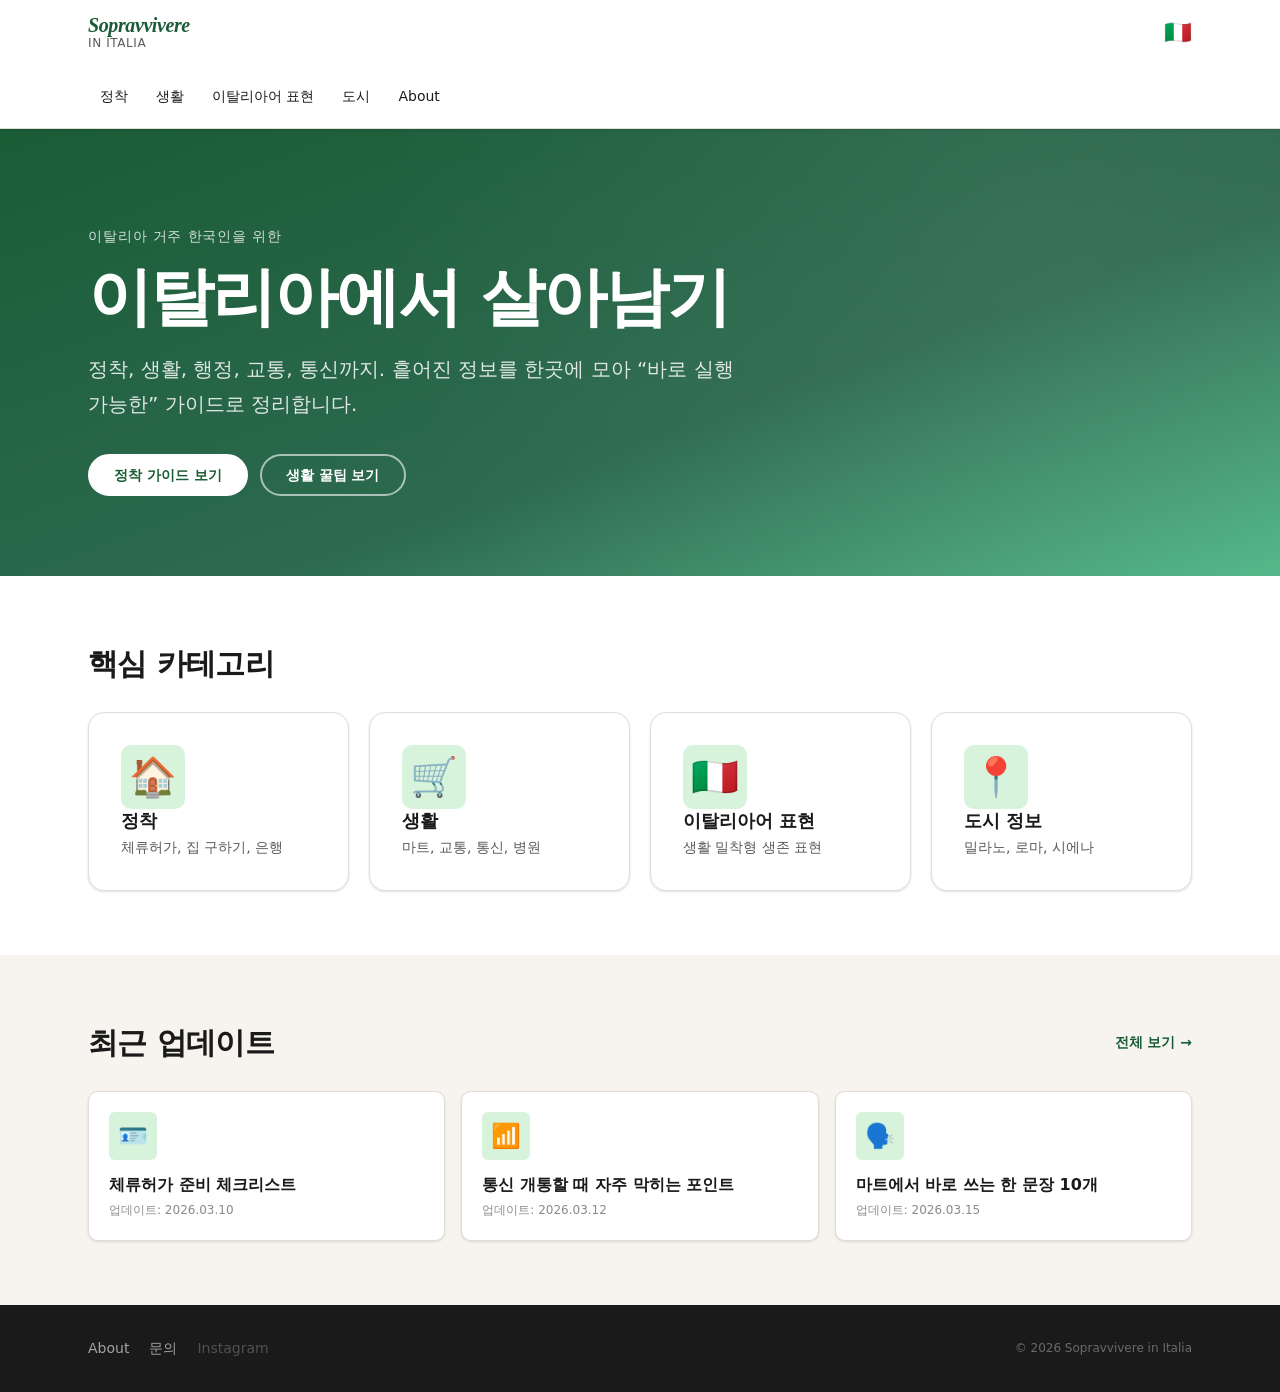
<file: index.html>
<!doctype html>
<html lang="ko">
  <head>
    <meta charset="utf-8" />
    <meta name="viewport" content="width=device-width, initial-scale=1" />
    <title>Sopravvivere in Italia | 이탈리아 생존 가이드</title>
    <meta
      name="description"
      content="이탈리아 거주 한국인(유학생 등)을 위한 실전 정착·생활·표현 가이드 반응형 웹"
    />

    <link rel="stylesheet" href="./css/reset.css" />
    <link rel="stylesheet" href="./css/style.css" />
    <link rel="stylesheet" href="./css/responsive.css" />
  </head>

  <body>
    <a class="skip-link" href="#main">본문 바로가기</a>

    <header class="site-header">
      <div class="container header-inner">
        <button
          class="icon-btn"
          type="button"
          aria-label="메뉴 열기"
          aria-expanded="false"
          aria-controls="site-nav"
          id="menuBtn"
        >
          ☰
        </button>

        <a class="brand" href="./index.html">
          <span class="brand-title">Sopravvivere</span>
          <span class="brand-sub">in Italia</span>
        </a>

        <div class="header-right">
          <span class="badge" aria-label="이탈리아">🇮🇹</span>
        </div>
      </div>

      <nav class="site-nav" id="site-nav" aria-label="주요 메뉴">
        <div class="container nav-inner">
          <a href="./pages/settlement.html">정착</a>
          <a href="./pages/life.html">생활</a>
          <a href="./pages/italian.html">이탈리아어 표현</a>
          <a href="./pages/city-milano.html">도시</a>
          <a href="./about.html">About</a>
        </div>
      </nav>
    </header>

    <main id="main">
      <section class="hero">
        <div class="container hero-inner">
          <p class="hero-kicker">이탈리아 거주 한국인을 위한</p>
          <h1 class="hero-title">이탈리아에서 살아남기</h1>
          <p class="hero-desc">
            정착, 생활, 행정, 교통, 통신까지. 흩어진 정보를 한곳에 모아
            “바로 실행 가능한” 가이드로 정리합니다.
          </p>

          <div class="hero-actions">
            <a class="btn btn-primary" href="./pages/settlement.html">정착 가이드 보기</a>
            <a class="btn btn-secondary" href="./pages/life.html">생활 꿀팁 보기</a>
          </div>
        </div>
      </section>

      <section class="section">
        <div class="container">
          <h2 class="section-title">핵심 카테고리</h2>

          <div class="card-grid">
            <a class="card" href="./pages/settlement.html">
              <div class="card-icon" aria-hidden="true">🏠</div>
              <div class="card-body">
                <h3 class="card-title">정착</h3>
                <p class="card-desc">체류허가, 집 구하기, 은행</p>
              </div>
            </a>

            <a class="card" href="./pages/life.html">
              <div class="card-icon" aria-hidden="true">🛒</div>
              <div class="card-body">
                <h3 class="card-title">생활</h3>
                <p class="card-desc">마트, 교통, 통신, 병원</p>
              </div>
            </a>

            <a class="card" href="./pages/italian.html">
              <div class="card-icon" aria-hidden="true">🇮🇹</div>
              <div class="card-body">
                <h3 class="card-title">이탈리아어 표현</h3>
                <p class="card-desc">생활 밀착형 생존 표현</p>
              </div>
            </a>

            <a class="card" href="./pages/city.html">
              <div class="card-icon" aria-hidden="true">📍</div>
              <div class="card-body">
                <h3 class="card-title">도시 정보</h3>
                <p class="card-desc">밀라노, 로마, 시에나</p>
              </div>
            </a>
          </div>
        </div>
      </section>

      <section class="section section-muted">
        <div class="container">
          <div class="section-head">
            <h2 class="section-title">최근 업데이트</h2>
            <a class="link" href="./pages/life.html">전체 보기 →</a>
          </div>

          <div class="post-list">
            <a class="post" href="./pages/settlement.html">
              <div class="post-thumb" aria-hidden="true">🪪</div>
              <div class="post-body">
                <h3 class="post-title">체류허가 준비 체크리스트</h3>
                <p class="post-meta">업데이트: 2026.03.10</p>
              </div>
              <span class="post-arrow" aria-hidden="true">›</span>
            </a>

            <a class="post" href="./pages/life.html">
              <div class="post-thumb" aria-hidden="true">📶</div>
              <div class="post-body">
                <h3 class="post-title">통신 개통할 때 자주 막히는 포인트</h3>
                <p class="post-meta">업데이트: 2026.03.12</p>
              </div>
              <span class="post-arrow" aria-hidden="true">›</span>
            </a>

            <a class="post" href="./pages/italian.html">
              <div class="post-thumb" aria-hidden="true">🗣️</div>
              <div class="post-body">
                <h3 class="post-title">마트에서 바로 쓰는 한 문장 10개</h3>
                <p class="post-meta">업데이트: 2026.03.15</p>
              </div>
              <span class="post-arrow" aria-hidden="true">›</span>
            </a>
          </div>
        </div>
      </section>
    </main>

    <footer class="site-footer">
      <div class="container footer-inner">
        <nav class="footer-nav" aria-label="푸터 링크">
          <a href="./about.html">About</a>
          <a href="./about.html#contact">문의</a>
          <a href="#" aria-disabled="true">Instagram</a>
        </nav>
        <p class="footer-copy">© 2026 Sopravvivere in Italia</p>
      </div>
    </footer>

    <script src="./js/main.js"></script>
  </body>
</html>
</file>
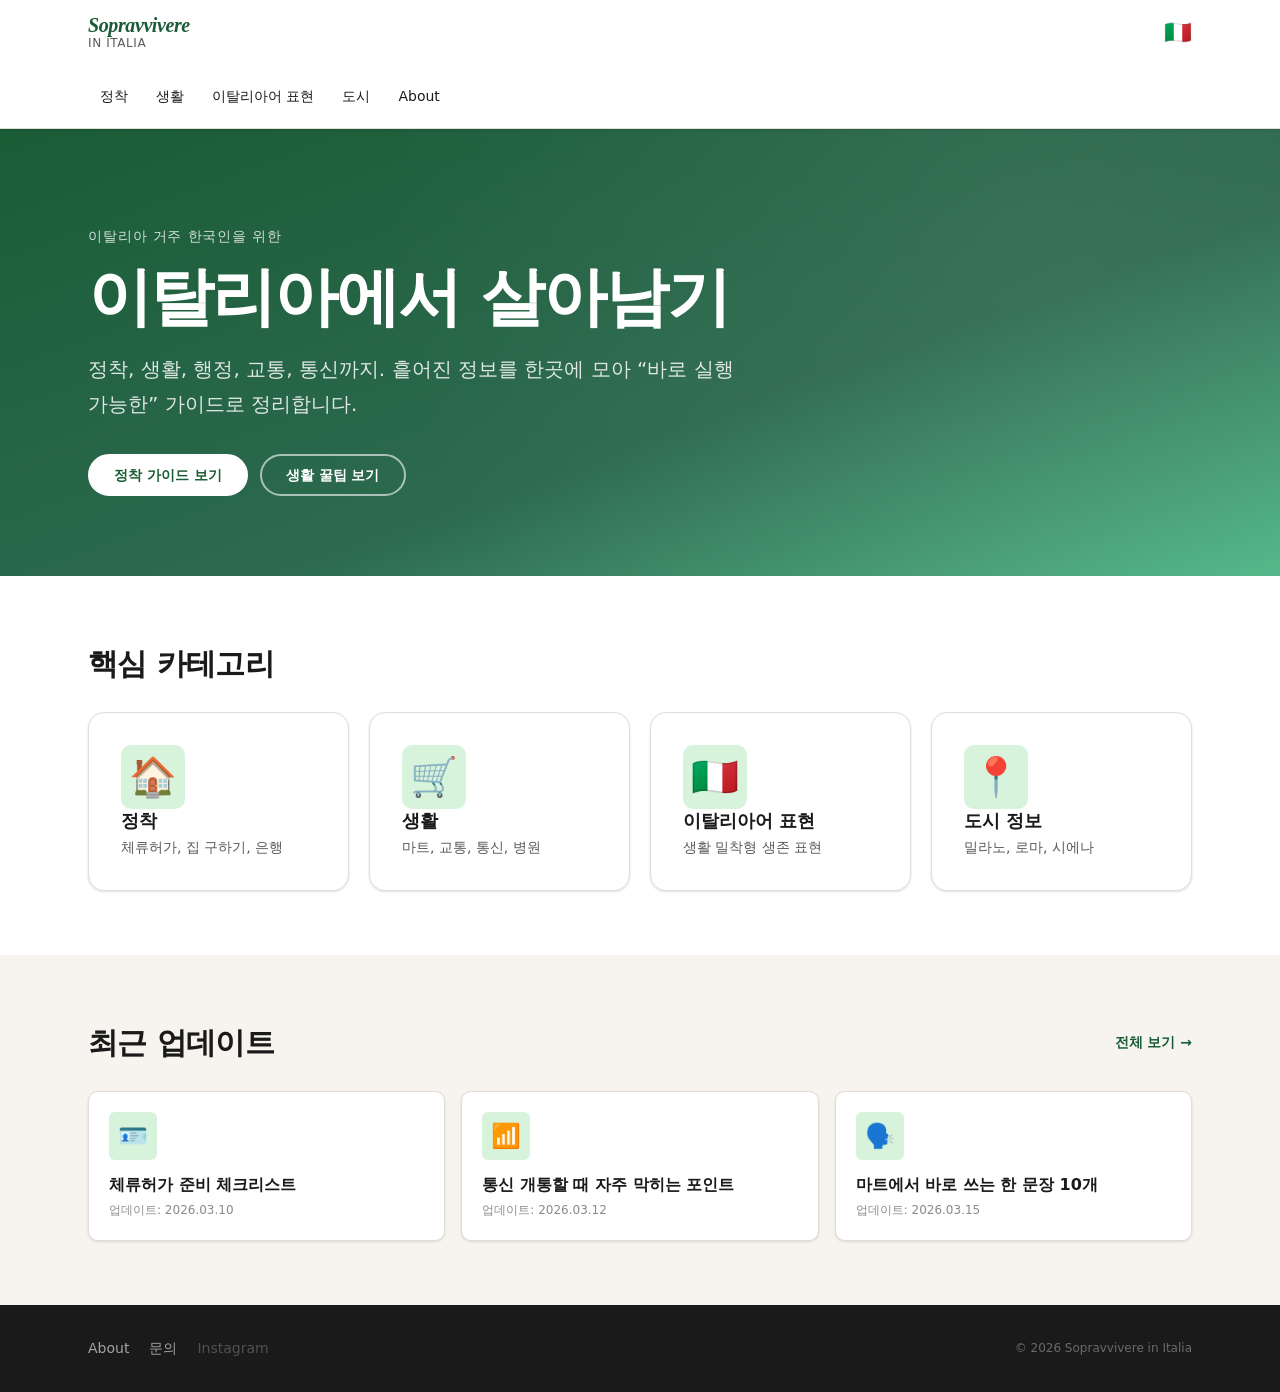
<file: Index.html>
<!doctype html>
<html lang="ko">
  <head>
    <meta charset="utf-8" />
    <meta name="viewport" content="width=device-width, initial-scale=1" />
    <title>Sopravvivere in Italia | 이탈리아 생존 가이드</title>
    <meta
      name="description"
      content="이탈리아 거주 한국인(유학생 등)을 위한 실전 정착·생활·표현 가이드 반응형 웹"
    />

    <link rel="stylesheet" href="./css/reset.css" />
    <link rel="stylesheet" href="./css/style.css" />
    <link rel="stylesheet" href="./css/responsive.css" />
  </head>

  <body>
    <a class="skip-link" href="#main">본문 바로가기</a>

    <header class="site-header">
      <div class="container header-inner">
        <button
          class="icon-btn"
          type="button"
          aria-label="메뉴 열기"
          aria-expanded="false"
          aria-controls="site-nav"
          id="menuBtn"
        >
          ☰
        </button>

        <a class="brand" href="./index.html">
          <span class="brand-title">Sopravvivere</span>
          <span class="brand-sub">in Italia</span>
        </a>

        <div class="header-right">
          <span class="badge" aria-label="이탈리아">🇮🇹</span>
        </div>
      </div>

      <nav class="site-nav" id="site-nav" aria-label="주요 메뉴">
        <div class="container nav-inner">
          <a href="./pages/settlement.html">정착</a>
          <a href="./pages/life.html">생활</a>
          <a href="./pages/italian.html">이탈리아어 표현</a>
          <a href="./pages/city-milano.html">도시</a>
          <a href="./about.html">About</a>
        </div>
      </nav>
    </header>

    <main id="main">
      <section class="hero">
        <div class="container hero-inner">
          <p class="hero-kicker">이탈리아 거주 한국인을 위한</p>
          <h1 class="hero-title">이탈리아에서 살아남기</h1>
          <p class="hero-desc">
            정착, 생활, 행정, 교통, 통신까지. 흩어진 정보를 한곳에 모아
            “바로 실행 가능한” 가이드로 정리합니다.
          </p>

          <div class="hero-actions">
            <a class="btn btn-primary" href="./pages/settlement.html">정착 가이드 보기</a>
            <a class="btn btn-secondary" href="./pages/life.html">생활 꿀팁 보기</a>
          </div>
        </div>
      </section>

      <section class="section">
        <div class="container">
          <h2 class="section-title">핵심 카테고리</h2>

          <div class="card-grid">
            <a class="card" href="./pages/settlement.html">
              <div class="card-icon" aria-hidden="true">🏠</div>
              <div class="card-body">
                <h3 class="card-title">정착</h3>
                <p class="card-desc">체류허가, 집 구하기, 은행</p>
              </div>
            </a>

            <a class="card" href="./pages/life.html">
              <div class="card-icon" aria-hidden="true">🛒</div>
              <div class="card-body">
                <h3 class="card-title">생활</h3>
                <p class="card-desc">마트, 교통, 통신, 병원</p>
              </div>
            </a>

            <a class="card" href="./pages/italian.html">
              <div class="card-icon" aria-hidden="true">🇮🇹</div>
              <div class="card-body">
                <h3 class="card-title">이탈리아어 표현</h3>
                <p class="card-desc">생활 밀착형 생존 표현</p>
              </div>
            </a>

            <a class="card" href="./pages/city-milano.html">
              <div class="card-icon" aria-hidden="true">📍</div>
              <div class="card-body">
                <h3 class="card-title">도시 정보</h3>
                <p class="card-desc">밀라노, 로마, 시에나</p>
              </div>
            </a>
          </div>
        </div>
      </section>

      <section class="section section-muted">
        <div class="container">
          <div class="section-head">
            <h2 class="section-title">최근 업데이트</h2>
            <a class="link" href="./pages/life.html">전체 보기 →</a>
          </div>

          <div class="post-list">
            <a class="post" href="./pages/settlement.html">
              <div class="post-thumb" aria-hidden="true">🪪</div>
              <div class="post-body">
                <h3 class="post-title">체류허가 준비 체크리스트</h3>
                <p class="post-meta">업데이트: 2026.03.10</p>
              </div>
              <span class="post-arrow" aria-hidden="true">›</span>
            </a>

            <a class="post" href="./pages/life.html">
              <div class="post-thumb" aria-hidden="true">📶</div>
              <div class="post-body">
                <h3 class="post-title">통신 개통할 때 자주 막히는 포인트</h3>
                <p class="post-meta">업데이트: 2026.03.12</p>
              </div>
              <span class="post-arrow" aria-hidden="true">›</span>
            </a>

            <a class="post" href="./pages/italian.html">
              <div class="post-thumb" aria-hidden="true">🗣️</div>
              <div class="post-body">
                <h3 class="post-title">마트에서 바로 쓰는 한 문장 10개</h3>
                <p class="post-meta">업데이트: 2026.03.15</p>
              </div>
              <span class="post-arrow" aria-hidden="true">›</span>
            </a>
          </div>
        </div>
      </section>
    </main>

    <footer class="site-footer">
      <div class="container footer-inner">
        <nav class="footer-nav" aria-label="푸터 링크">
          <a href="./about.html">About</a>
          <a href="./about.html#contact">문의</a>
          <a href="#" aria-disabled="true">Instagram</a>
        </nav>
        <p class="footer-copy">© 2026 Sopravvivere in Italia</p>
      </div>
    </footer>

    <script src="./js/main.js"></script>
  </body>
</html>
</file>
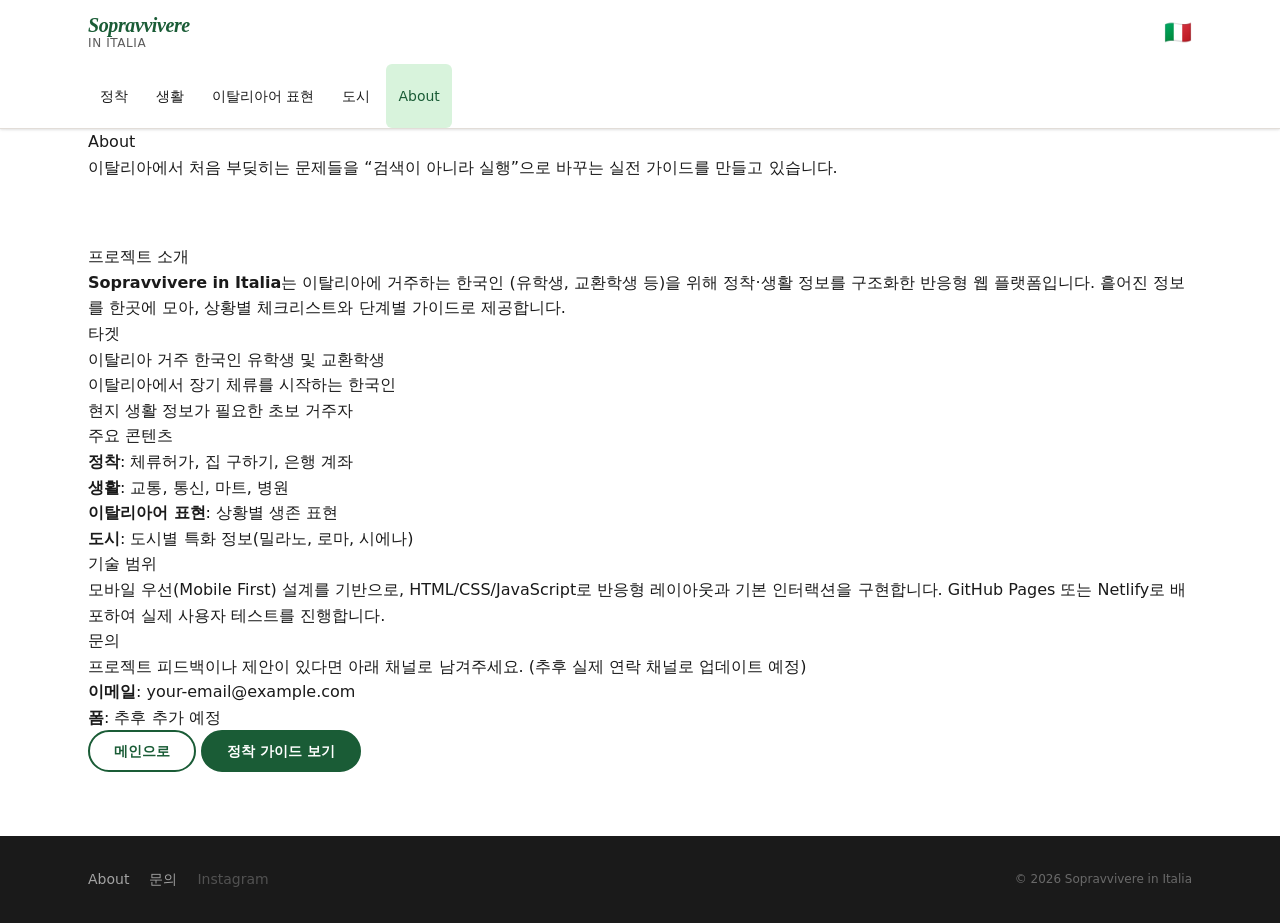
<file: about.html>
<!doctype html>
<html lang="ko">
  <head>
    <meta charset="utf-8" />
    <meta name="viewport" content="width=device-width, initial-scale=1" />
    <title>About | Sopravvivere in Italia</title>
    <meta
      name="description"
      content="Sopravvivere in Italia 프로젝트 소개: 이탈리아 거주 한국인을 위한 반응형 웹 생존 가이드"
    />

    <link rel="stylesheet" href="./css/reset.css" />
    <link rel="stylesheet" href="./css/style.css" />
    <link rel="stylesheet" href="./css/responsive.css" />
  </head>

  <body>
    <a class="skip-link" href="#main">본문 바로가기</a>

    <header class="site-header">
      <div class="container header-inner">
        <button
          class="icon-btn"
          type="button"
          aria-label="메뉴 열기"
          aria-expanded="false"
          aria-controls="site-nav"
          id="menuBtn"
        >
          ☰
        </button>

        <a class="brand" href="./index.html">
          <span class="brand-title">Sopravvivere</span>
          <span class="brand-sub">in Italia</span>
        </a>

        <div class="header-right">
          <span class="badge" aria-label="이탈리아">🇮🇹</span>
        </div>
      </div>

      <nav class="site-nav" id="site-nav" aria-label="주요 메뉴">
        <div class="container nav-inner">
          <a href="./pages/settlement.html">정착</a>
          <a href="./pages/life.html">생활</a>
          <a href="./pages/italian.html">이탈리아어 표현</a>
          <a href="./pages/city-milano.html">도시</a>
          <a aria-current="page" href="./about.html">About</a>
        </div>
      </nav>
    </header>

    <main id="main">
      <section class="page-hero">
        <div class="container">
          <h1 class="page-title">About</h1>
          <p class="page-desc">
            이탈리아에서 처음 부딪히는 문제들을 “검색이 아니라 실행”으로 바꾸는
            실전 가이드를 만들고 있습니다.
          </p>
        </div>
      </section>

      <section class="section">
        <div class="container prose">
          <h2>프로젝트 소개</h2>
          <p>
            <strong>Sopravvivere in Italia</strong>는 이탈리아에 거주하는 한국인
            (유학생, 교환학생 등)을 위해 정착·생활 정보를 구조화한 반응형 웹
            플랫폼입니다. 흩어진 정보를 한곳에 모아, 상황별 체크리스트와
            단계별 가이드로 제공합니다.
          </p>

          <h2>타겟</h2>
          <ul>
            <li>이탈리아 거주 한국인 유학생 및 교환학생</li>
            <li>이탈리아에서 장기 체류를 시작하는 한국인</li>
            <li>현지 생활 정보가 필요한 초보 거주자</li>
          </ul>

          <h2>주요 콘텐츠</h2>
          <ul>
            <li><strong>정착</strong>: 체류허가, 집 구하기, 은행 계좌</li>
            <li><strong>생활</strong>: 교통, 통신, 마트, 병원</li>
            <li><strong>이탈리아어 표현</strong>: 상황별 생존 표현</li>
            <li><strong>도시</strong>: 도시별 특화 정보(밀라노, 로마, 시에나)</li>
          </ul>

          <h2>기술 범위</h2>
          <p>
            모바일 우선(Mobile First) 설계를 기반으로, HTML/CSS/JavaScript로
            반응형 레이아웃과 기본 인터랙션을 구현합니다. GitHub Pages 또는
            Netlify로 배포하여 실제 사용자 테스트를 진행합니다.
          </p>

          <h2 id="contact">문의</h2>
          <p>
            프로젝트 피드백이나 제안이 있다면 아래 채널로 남겨주세요.
            (추후 실제 연락 채널로 업데이트 예정)
          </p>

          <div class="contact-box">
            <p><strong>이메일</strong>: your-email@example.com</p>
            <p><strong>폼</strong>: 추후 추가 예정</p>
          </div>

          <div class="back-actions">
            <a class="btn btn-secondary" href="./index.html">메인으로</a>
            <a class="btn btn-primary" href="./pages/settlement.html">정착 가이드 보기</a>
          </div>
        </div>
      </section>
    </main>

    <footer class="site-footer">
      <div class="container footer-inner">
        <nav class="footer-nav" aria-label="푸터 링크">
          <a href="./about.html">About</a>
          <a href="./about.html#contact">문의</a>
          <a href="#" aria-disabled="true">Instagram</a>
        </nav>
        <p class="footer-copy">© 2026 Sopravvivere in Italia</p>
      </div>
    </footer>

    <script src="./js/main.js"></script>
  </body>
</html>
</file>
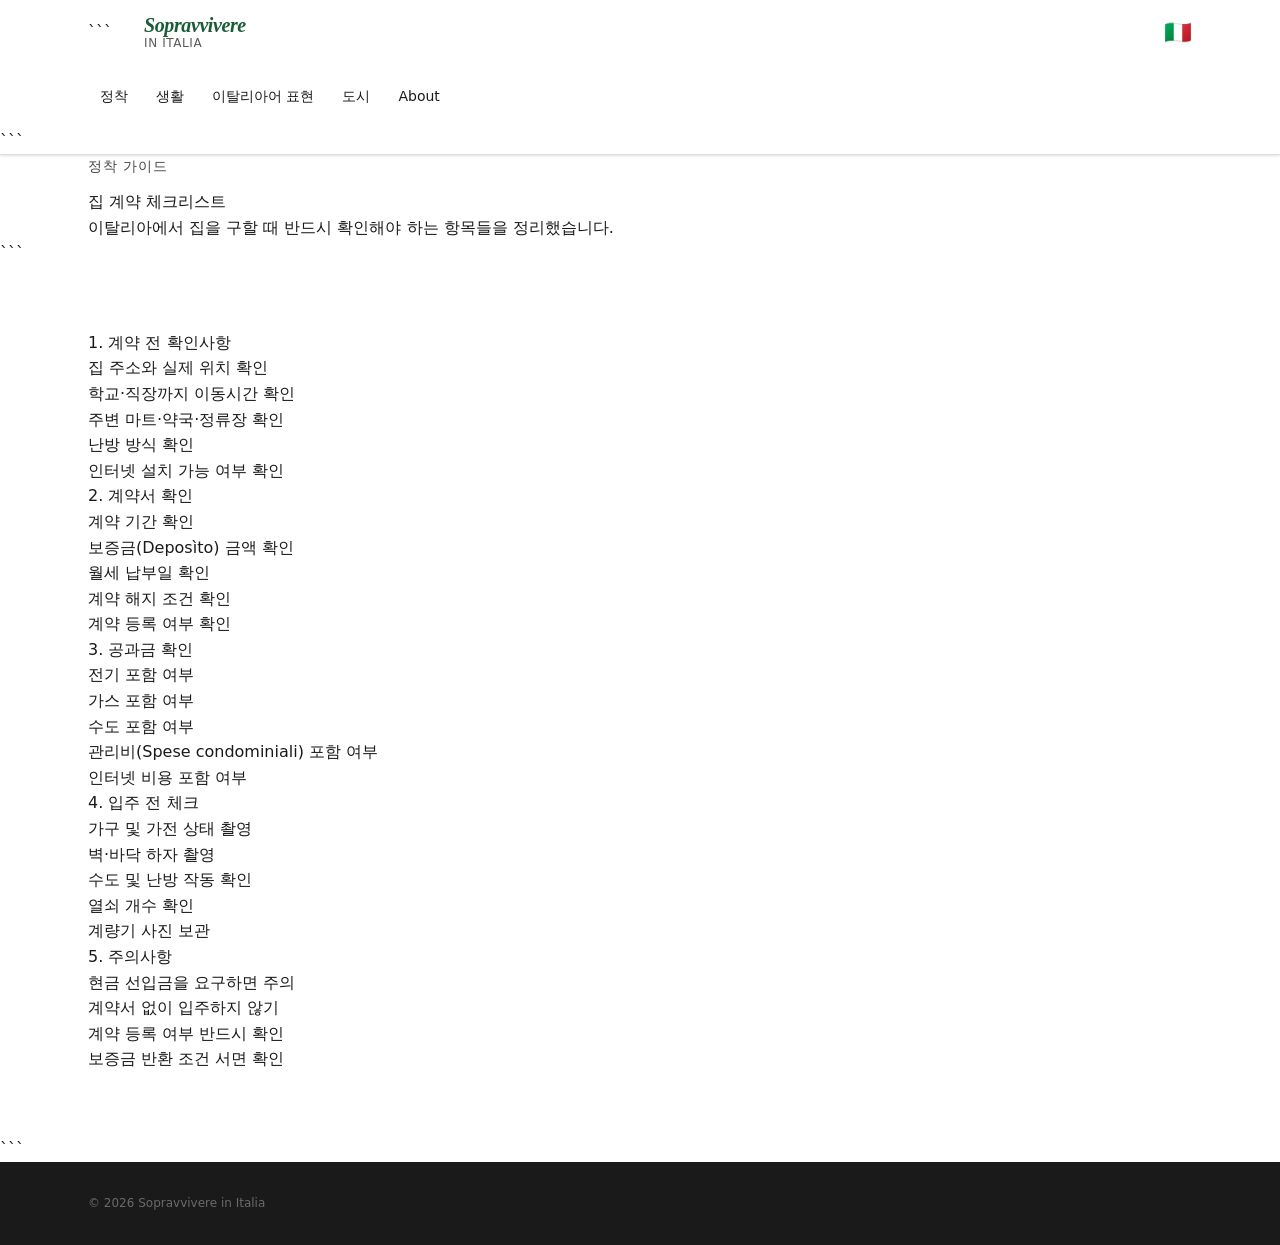
<file: house-contract.html>
<!doctype html>

<html lang="ko">
<head>
  <meta charset="utf-8" />
  <meta name="viewport" content="width=device-width, initial-scale=1" />
  <title>집 계약 체크리스트 | Sopravvivere in Italia</title>

  <link rel="stylesheet" href="../css/reset.css" />
  <link rel="stylesheet" href="../css/style.css" />
  <link rel="stylesheet" href="../css/responsive.css" />
</head>

<body>
  <header class="site-header">
    <div class="container header-inner">
      <button class="icon-btn" type="button" id="menuBtn">☰</button>

```
  <a class="brand" href="../index.html">
    <span class="brand-title">Sopravvivere</span>
    <span class="brand-sub">in Italia</span>
  </a>

  <div class="header-right">
    <span class="badge">🇮🇹</span>
  </div>
</div>

<nav class="site-nav" id="site-nav">
  <div class="container nav-inner">
    <a href="./settlement.html">정착</a>
    <a href="./life.html">생활</a>
    <a href="./italian.html">이탈리아어 표현</a>
    <a href="./city-milano.html">도시</a>
    <a href="../about.html">About</a>
  </div>
</nav>
```

  </header>

  <main id="main">
    <section class="page-hero">
      <div class="container">
        <p class="hero-kicker">정착 가이드</p>
        <h1 class="page-title">집 계약 체크리스트</h1>
        <p class="page-desc">
          이탈리아에서 집을 구할 때 반드시 확인해야 하는 항목들을 정리했습니다.
        </p>
      </div>
    </section>

```
<section class="section">
  <div class="container prose">

    <h2>1. 계약 전 확인사항</h2>
    <ul>
      <li>집 주소와 실제 위치 확인</li>
      <li>학교·직장까지 이동시간 확인</li>
      <li>주변 마트·약국·정류장 확인</li>
      <li>난방 방식 확인</li>
      <li>인터넷 설치 가능 여부 확인</li>
    </ul>

    <h2>2. 계약서 확인</h2>
    <ul>
      <li>계약 기간 확인</li>
      <li>보증금(Deposìto) 금액 확인</li>
      <li>월세 납부일 확인</li>
      <li>계약 해지 조건 확인</li>
      <li>계약 등록 여부 확인</li>
    </ul>

    <h2>3. 공과금 확인</h2>
    <ul>
      <li>전기 포함 여부</li>
      <li>가스 포함 여부</li>
      <li>수도 포함 여부</li>
      <li>관리비(Spese condominiali) 포함 여부</li>
      <li>인터넷 비용 포함 여부</li>
    </ul>

    <h2>4. 입주 전 체크</h2>
    <ul>
      <li>가구 및 가전 상태 촬영</li>
      <li>벽·바닥 하자 촬영</li>
      <li>수도 및 난방 작동 확인</li>
      <li>열쇠 개수 확인</li>
      <li>계량기 사진 보관</li>
    </ul>

    <h2>5. 주의사항</h2>
    <ul>
      <li>현금 선입금을 요구하면 주의</li>
      <li>계약서 없이 입주하지 않기</li>
      <li>계약 등록 여부 반드시 확인</li>
      <li>보증금 반환 조건 서면 확인</li>
    </ul>

  </div>
</section>
```

  </main>

  <footer class="site-footer">
    <div class="container footer-inner">
      <p class="footer-copy">© 2026 Sopravvivere in Italia</p>
    </div>
  </footer>

  <script src="../js/main.js"></script>

</body>
</html>
</file>
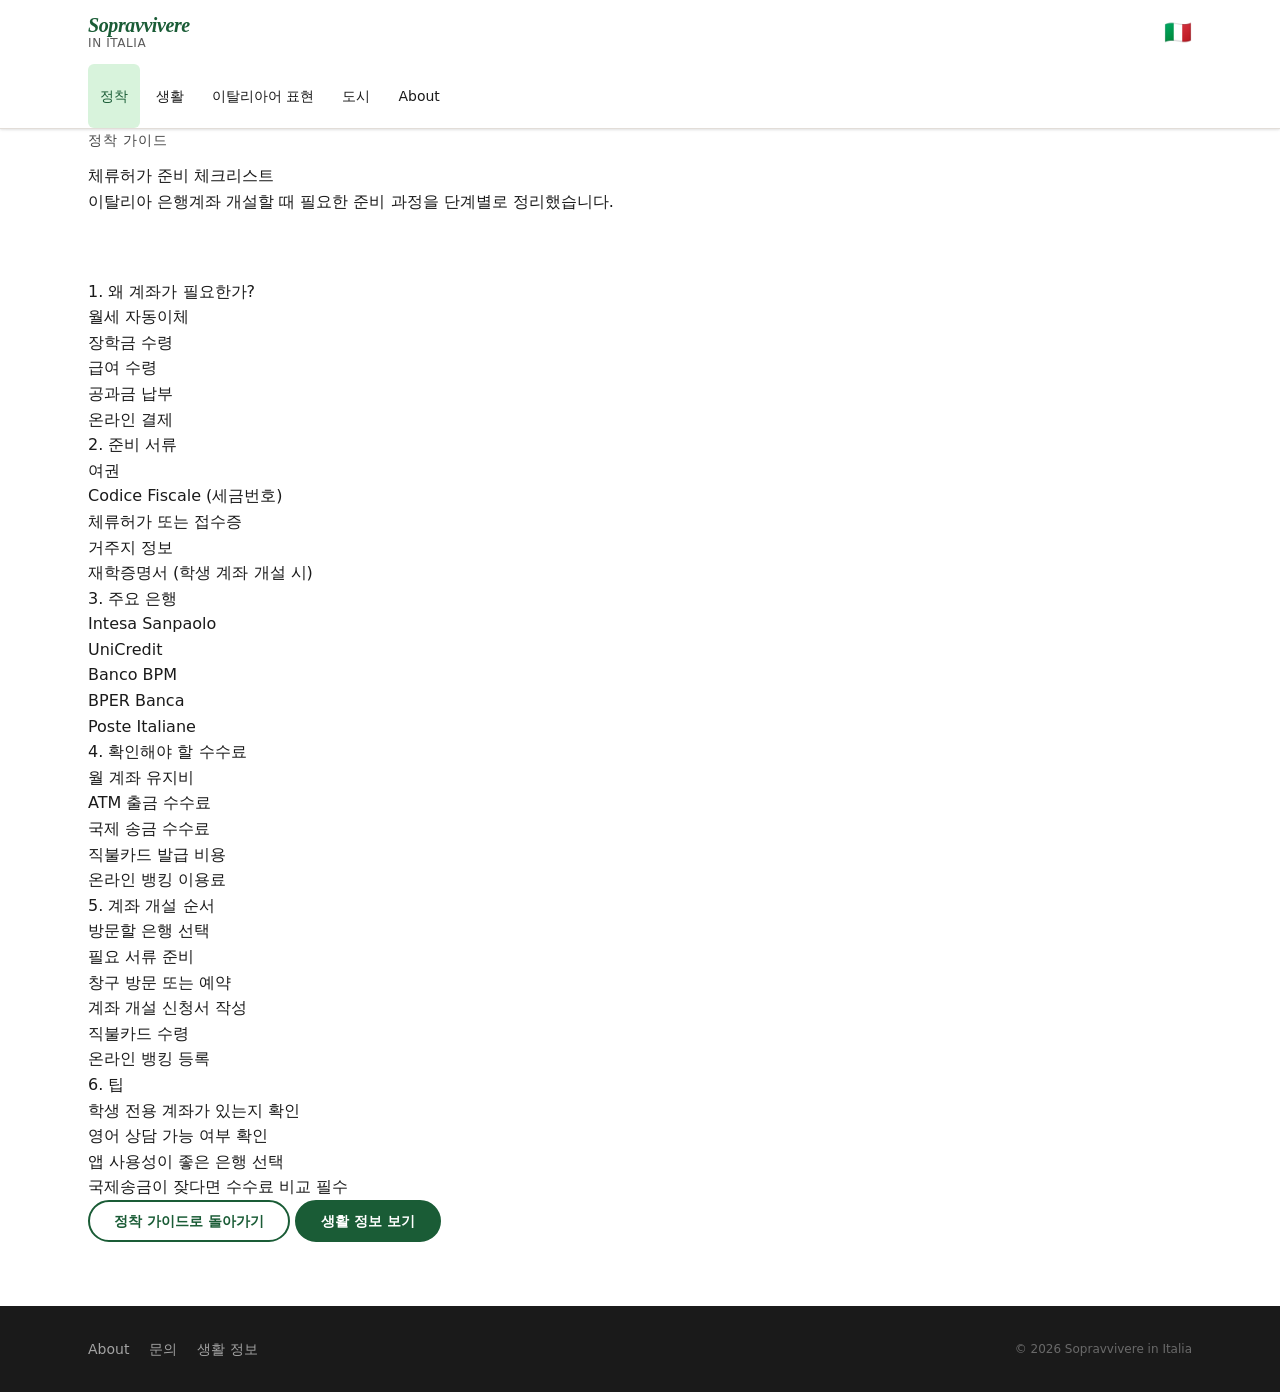
<file: pages/bank-account.html>
<!doctype html>
<html lang="ko">
<head>
  <meta charset="utf-8" />
  <meta name="viewport" content="width=device-width, initial-scale=1" />
  <title>은행계좌개설 | Sopravvivere in Italia</title>

  <link rel="stylesheet" href="../css/reset.css" />
  <link rel="stylesheet" href="../css/style.css" />
  <link rel="stylesheet" href="../css/responsive.css" />
</head>

<body>
  <header class="site-header">
    <div class="container header-inner">
      <button class="icon-btn" type="button" aria-label="메뉴 열기" aria-expanded="false" aria-controls="site-nav" id="menuBtn">☰</button>

      <a class="brand" href="../index.html">
        <span class="brand-title">Sopravvivere</span>
        <span class="brand-sub">in Italia</span>
      </a>

      <div class="header-right">
        <span class="badge" aria-label="이탈리아">🇮🇹</span>
      </div>
    </div>

    <nav class="site-nav" id="site-nav" aria-label="주요 메뉴">
      <div class="container nav-inner">
        <a aria-current="page" href="./settlement.html">정착</a>
        <a href="./life.html">생활</a>
        <a href="./italian.html">이탈리아어 표현</a>
        <a href="./city.html">도시</a>
        <a href="../about.html">About</a>
      </div>
    </nav>
  </header>

  <main id="main">
    <section class="page-hero">
      <div class="container">
        <p class="hero-kicker">정착 가이드</p>
        <h1 class="page-title">체류허가 준비 체크리스트</h1>
        <p class="page-desc">
          이탈리아 은행계좌 개설할 때 필요한 준비 과정을 단계별로 정리했습니다.
        </p>
      </div>
    </section>

    <section class="section">
      <div class="container prose">
        <h2>1. 왜 계좌가 필요한가?</h2> 
        <ul> 
            <li>월세 자동이체</li>
            <li>장학금 수령</li> 
            <li>급여 수령</li> 
            <li>공과금 납부</li> 
            <li>온라인 결제</li> 
        </ul>

        <h2>2. 준비 서류</h2> 
            <ul>
                <li>여권</li>
                <li>Codice Fiscale (세금번호)</li> 
                <li>체류허가 또는 접수증</li> 
                <li>거주지 정보</li> 
                <li>재학증명서 (학생 계좌 개설 시)</li> 
            </ul>

        <h2>3. 주요 은행</h2> 
            <ul> 
                <li>Intesa Sanpaolo</li> 
                <li>UniCredit</li> 
                <li>Banco BPM</li> 
                <li>BPER Banca</li> 
                <li>Poste Italiane</li> 
            </ul>

        <h2>4. 확인해야 할 수수료</h2> 
            <ul> 
                <li>월 계좌 유지비</li> 
                <li>ATM 출금 수수료</li> 
                <li>국제 송금 수수료</li> 
                <li>직불카드 발급 비용</li> 
                <li>온라인 뱅킹 이용료</li> 
            
            </ul>

        <h2>5. 계좌 개설 순서</h2> 
        <ol> 
            <li>방문할 은행 선택</li> 
            <li>필요 서류 준비</li> 
            <li>창구 방문 또는 예약</li> 
            <li>계좌 개설 신청서 작성</li> 
            <li>직불카드 수령</li> 
            <li>온라인 뱅킹 등록</li> 
        </ol>

       <h2>6. 팁</h2> 
       <ul> 
         <li>학생 전용 계좌가 있는지 확인</li> 
         <li>영어 상담 가능 여부 확인</li> 
         <li>앱 사용성이 좋은 은행 선택</li> 
         <li>국제송금이 잦다면 수수료 비교 필수</li> 
        </ul>

        <div class="back-actions">
          <a class="btn btn-secondary" href="./settlement.html">정착 가이드로 돌아가기</a>
          <a class="btn btn-primary" href="./life.html">생활 정보 보기</a>
        </div>
      </div>
    </section>
  </main>

  <footer class="site-footer">
    <div class="container footer-inner">
      <nav class="footer-nav" aria-label="푸터 링크">
        <a href="../about.html">About</a>
        <a href="../about.html#contact">문의</a>
        <a href="./life.html">생활 정보</a>
      </nav>
      <p class="footer-copy">© 2026 Sopravvivere in Italia</p>
    </div>
  </footer>

  <script src="../js/main.js"></script>
</body>
</html>
</file>
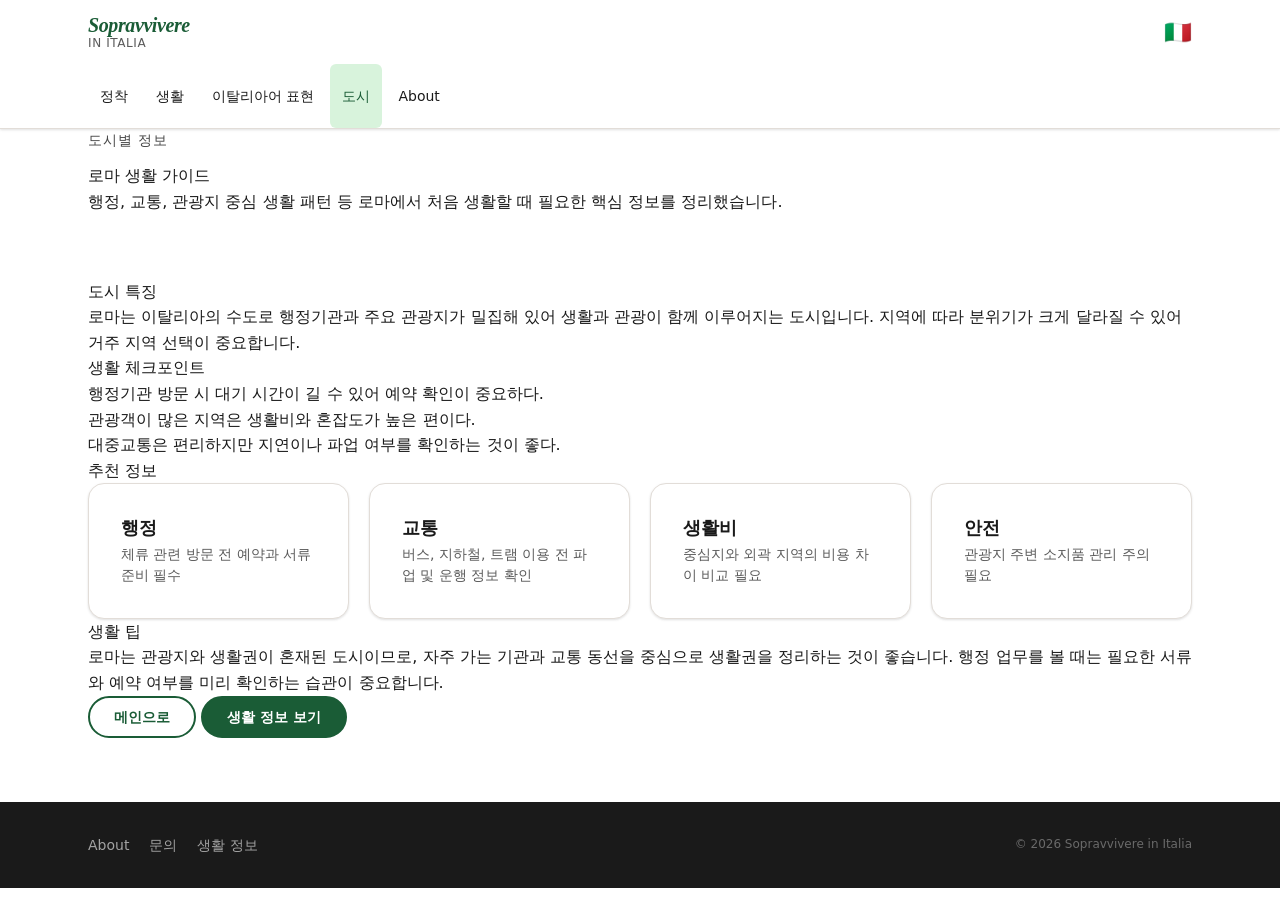
<file: pages/city-rom.html>
<!doctype html>
<html lang="ko">
<head>
  <meta charset="utf-8" />
  <meta name="viewport" content="width=device-width, initial-scale=1" />
  <title>로마 | Sopravvivere in Italia</title>
  <meta
    name="description"
    content="이탈리아 거주 한국인을 위한 로마 생활 정보 페이지"
  />

  <link rel="stylesheet" href="../css/reset.css" />
  <link rel="stylesheet" href="../css/style.css" />
  <link rel="stylesheet" href="../css/responsive.css" />
</head>
<body>
  <a class="skip-link" href="#main">본문 바로가기</a>

  <header class="site-header">
    <div class="container header-inner">
      <button
        class="icon-btn"
        type="button"
        aria-label="메뉴 열기"
        aria-expanded="false"
        aria-controls="site-nav"
        id="menuBtn"
      >
        ☰
      </button>

      <a class="brand" href="../index.html">
        <span class="brand-title">Sopravvivere</span>
        <span class="brand-sub">in Italia</span>
      </a>

      <div class="header-right">
        <span class="badge" aria-label="이탈리아">🇮🇹</span>
      </div>
    </div>

    <nav class="site-nav" id="site-nav" aria-label="주요 메뉴">
      <div class="container nav-inner">
        <a href="./settlement.html">정착</a>
        <a href="./life.html">생활</a>
        <a href="./italian.html">이탈리아어 표현</a>
        <a aria-current="page" href="./city-roma.html">도시</a>
        <a href="../about.html">About</a>
      </div>
    </nav>
  </header>

  <main id="main">
    <section class="page-hero">
      <div class="container">
        <p class="hero-kicker">도시별 정보</p>
        <h1 class="page-title">로마 생활 가이드</h1>
        <p class="page-desc">
          행정, 교통, 관광지 중심 생활 패턴 등 로마에서 처음 생활할 때 필요한
          핵심 정보를 정리했습니다.
        </p>
      </div>
    </section>

    <section class="section">
      <div class="container prose">
        <h2>도시 특징</h2>
        <p>
          로마는 이탈리아의 수도로 행정기관과 주요 관광지가 밀집해 있어
          생활과 관광이 함께 이루어지는 도시입니다. 지역에 따라 분위기가 크게
          달라질 수 있어 거주 지역 선택이 중요합니다.
        </p>

        <h2>생활 체크포인트</h2>
        <ul>
          <li>행정기관 방문 시 대기 시간이 길 수 있어 예약 확인이 중요하다.</li>
          <li>관광객이 많은 지역은 생활비와 혼잡도가 높은 편이다.</li>
          <li>대중교통은 편리하지만 지연이나 파업 여부를 확인하는 것이 좋다.</li>
        </ul>

        <h2>추천 정보</h2>
        <div class="card-grid">
          <article class="card">
            <div class="card-body">
              <h3 class="card-title">행정</h3>
              <p class="card-desc">
                체류 관련 방문 전 예약과 서류 준비 필수
              </p>
            </div>
          </article>

          <article class="card">
            <div class="card-body">
              <h3 class="card-title">교통</h3>
              <p class="card-desc">
                버스, 지하철, 트램 이용 전 파업 및 운행 정보 확인
              </p>
            </div>
          </article>

          <article class="card">
            <div class="card-body">
              <h3 class="card-title">생활비</h3>
              <p class="card-desc">
                중심지와 외곽 지역의 비용 차이 비교 필요
              </p>
            </div>
          </article>

          <article class="card">
            <div class="card-body">
              <h3 class="card-title">안전</h3>
              <p class="card-desc">
                관광지 주변 소지품 관리 주의 필요
              </p>
            </div>
          </article>
        </div>

        <h2>생활 팁</h2>
        <p>
          로마는 관광지와 생활권이 혼재된 도시이므로, 자주 가는 기관과 교통
          동선을 중심으로 생활권을 정리하는 것이 좋습니다. 행정 업무를 볼 때는
          필요한 서류와 예약 여부를 미리 확인하는 습관이 중요합니다.
        </p>

        <div class="back-actions">
          <a class="btn btn-secondary" href="../index.html">메인으로</a>
          <a class="btn btn-primary" href="./life.html">생활 정보 보기</a>
        </div>
      </div>
    </section>
  </main>

  <footer class="site-footer">
    <div class="container footer-inner">
      <nav class="footer-nav" aria-label="푸터 링크">
        <a href="../about.html">About</a>
        <a href="../about.html#contact">문의</a>
        <a href="./life.html">생활 정보</a>
      </nav>
      <p class="footer-copy">© 2026 Sopravvivere in Italia</p>
    </div>
  </footer>

  <script src="../js/main.js"></script>
</body>
</html>
</file>
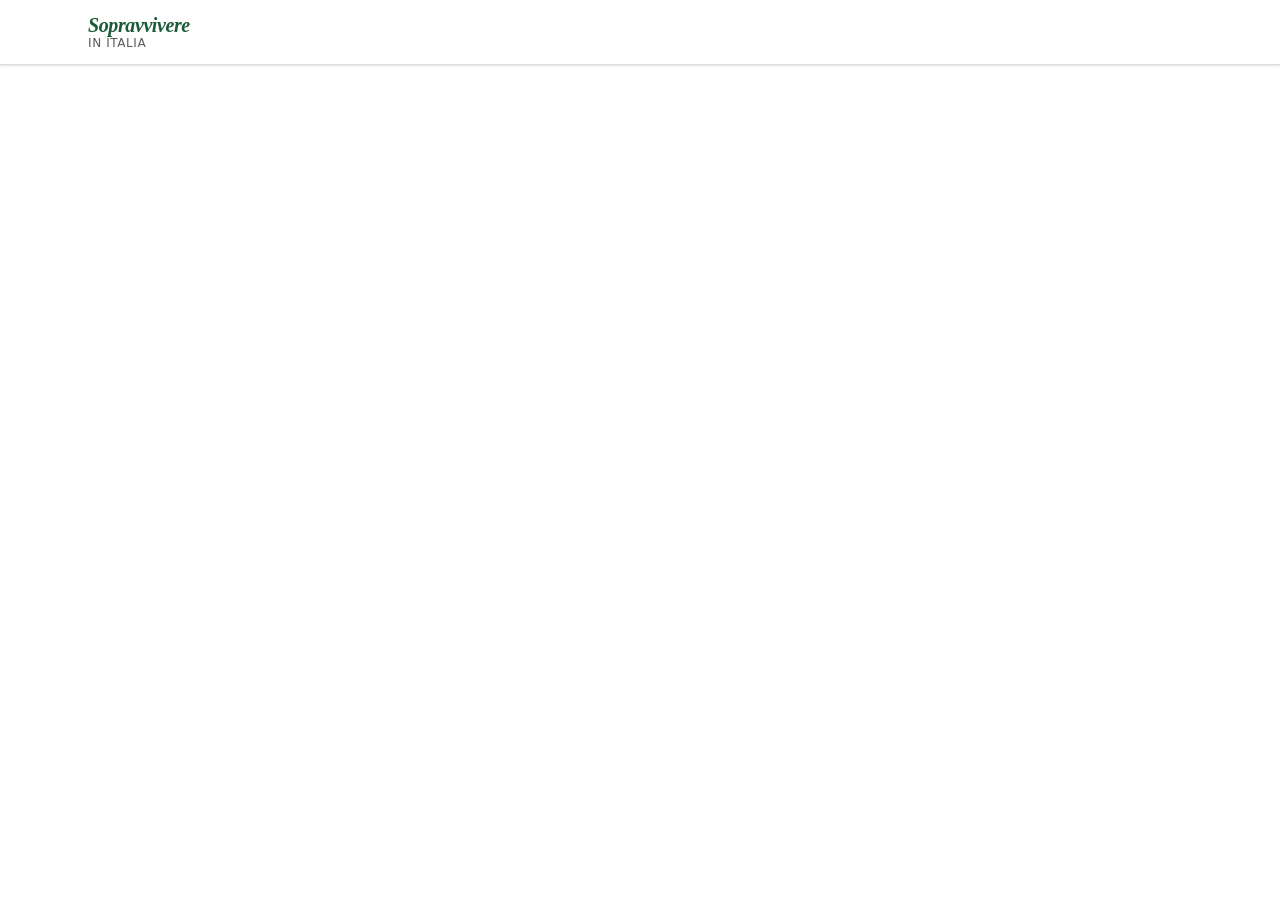
<file: pages/city-siena.html>
<!doctype html>
<html lang="ko">
<head>
  <meta charset="utf-8" />
  <meta name="viewport" content="width=device-width, initial-scale=1" />
  <title>생활 정보 | Sopravvivere in Italia</title>

  <link rel="stylesheet" href="../css/reset.css" />
  <link rel="stylesheet" href="../css/style.css" />
  <link rel="stylesheet" href="../css/responsive.css" />
</head>

<body>

<header class="site-header">
  <div class="container header-inner">
    <a class="brand" href="../index.html">
      <span class="brand-title">Sopravvivere</span>
      <span class="brand-sub">in Italia</span>
    </a>
  </div>
</header>
<main class="section">
    
</main>
</file>
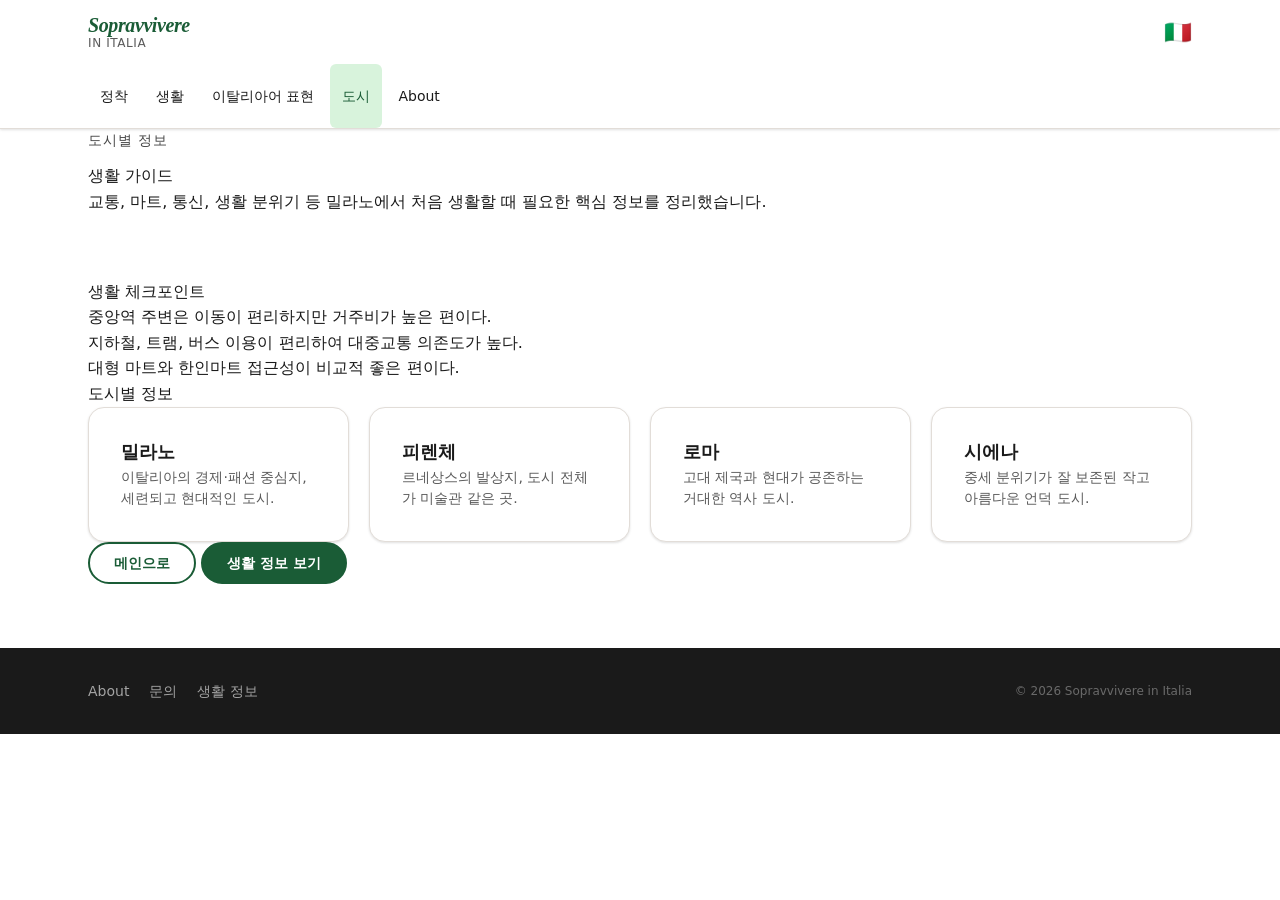
<file: pages/city.html>
<!doctype html>
<html lang="ko">
<head>
  <meta charset="utf-8" />
  <meta name="viewport" content="width=device-width, initial-scale=1" />
  <title>밀라노 | Sopravvivere in Italia</title>
  <meta
    name="description"
    content="이탈리아 거주 한국인을 위한 생활 정보 페이지"
  />

  <link rel="stylesheet" href="../css/reset.css" />
  <link rel="stylesheet" href="../css/style.css" />
  <link rel="stylesheet" href="../css/responsive.css" />
</head>
<body>
  <a class="skip-link" href="#main">본문 바로가기</a>

  <header class="site-header">
    <div class="container header-inner">
      <button
        class="icon-btn"
        type="button"
        aria-label="메뉴 열기"
        aria-expanded="false"
        aria-controls="site-nav"
        id="menuBtn"
      >
        ☰
      </button>

      <a class="brand" href="../index.html">
        <span class="brand-title">Sopravvivere</span>
        <span class="brand-sub">in Italia</span>
      </a>

      <div class="header-right">
        <span class="badge" aria-label="이탈리아">🇮🇹</span>
      </div>
    </div>

    <nav class="site-nav" id="site-nav" aria-label="주요 메뉴">
      <div class="container nav-inner">
        <a href="./settlement.html">정착</a>
        <a href="./life.html">생활</a>
        <a href="./italian.html">이탈리아어 표현</a>
        <a aria-current="page" href="./city-milano.html">도시</a>
        <a href="../about.html">About</a>
      </div>
    </nav>
  </header>

  <main id="main">
    <section class="page-hero">
      <div class="container">
        <p class="hero-kicker">도시별 정보</p>
        <h1 class="page-title"> 생활 가이드</h1>
        <p class="page-desc">
          교통, 마트, 통신, 생활 분위기 등 밀라노에서 처음 생활할 때 필요한
          핵심 정보를 정리했습니다.
        </p>
      </div>
    </section>

    <section class="section">
      <div class="container prose">

        <h2>생활 체크포인트</h2>
        <ul>
          <li>중앙역 주변은 이동이 편리하지만 거주비가 높은 편이다.</li>
          <li>지하철, 트램, 버스 이용이 편리하여 대중교통 의존도가 높다.</li>
          <li>대형 마트와 한인마트 접근성이 비교적 좋은 편이다.</li>
        </ul>

        <h2>도시별 정보</h2>
        <div class="card-grid">
          <a href="./viewcity-milan.html" class="card">
            <div class="card-body">
              <h3 class="card-title">밀라노</h3>
              <p class="card-desc">
                이탈리아의 경제·패션 중심지, 세련되고 현대적인 도시.
              </p>
            </div>
          </a>

          <a href="./viewcity-florance.html" class="card">
            <div class="card-body">
              <h3 class="card-title">피렌체</h3>
              <p class="card-desc">
                르네상스의 발상지, 도시 전체가 미술관 같은 곳.
              </p>
            </div>
          </a>

          <a href="./viewcity-rom.html" class="card">
            <div class="card-body">
              <h3 class="card-title">로마</h3>
              <p class="card-desc">
                고대 제국과 현대가 공존하는 거대한 역사 도시.
              </p>
            </div>
          </a>

          <a href="./viewcity-siena.html" class="card">
            <div class="card-body">
              <h3 class="card-title">시에나</h3>
              <p class="card-desc">
                중세 분위기가 잘 보존된 작고 아름다운 언덕 도시.
              </p>
            </div>
          </a>
        </div>

        <div class="back-actions">
          <a class="btn btn-secondary" href="../index.html">메인으로</a>
          <a class="btn btn-primary" href="./life.html">생활 정보 보기</a>
        </div>
      </div>
    </section>
  </main>

  <footer class="site-footer">
    <div class="container footer-inner">
      <nav class="footer-nav" aria-label="푸터 링크">
        <a href="../about.html">About</a>
        <a href="../about.html#contact">문의</a>
        <a href="./life.html">생활 정보</a>
      </nav>
      <p class="footer-copy">© 2026 Sopravvivere in Italia</p>
    </div>
  </footer>

  <script src="../js/main.js"></script>
</body>
</html>
</file>
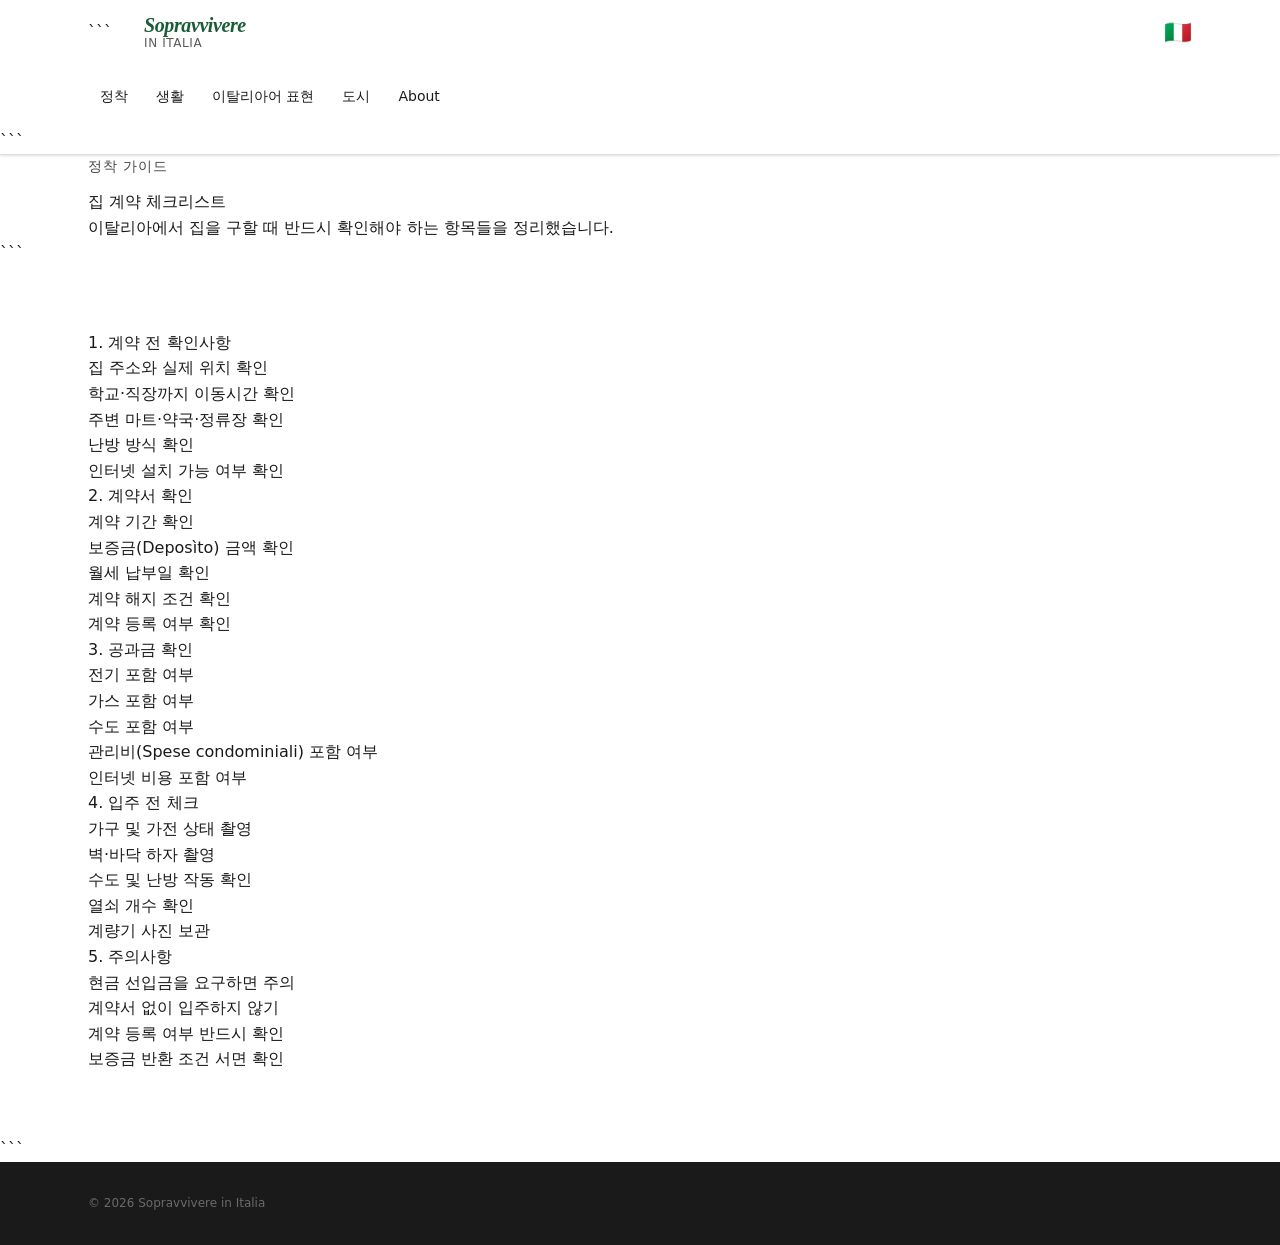
<file: pages/house-contract.html>
<!doctype html>

<html lang="ko">
<head>
  <meta charset="utf-8" />
  <meta name="viewport" content="width=device-width, initial-scale=1" />
  <title>집 계약 체크리스트 | Sopravvivere in Italia</title>

  <link rel="stylesheet" href="../css/reset.css" />
  <link rel="stylesheet" href="../css/style.css" />
  <link rel="stylesheet" href="../css/responsive.css" />
</head>

<body>
  <header class="site-header">
    <div class="container header-inner">
      <button class="icon-btn" type="button" id="menuBtn">☰</button>

```
  <a class="brand" href="../index.html">
    <span class="brand-title">Sopravvivere</span>
    <span class="brand-sub">in Italia</span>
  </a>

  <div class="header-right">
    <span class="badge">🇮🇹</span>
  </div>
</div>

<nav class="site-nav" id="site-nav">
  <div class="container nav-inner">
    <a href="./settlement.html">정착</a>
    <a href="./life.html">생활</a>
    <a href="./italian.html">이탈리아어 표현</a>
    <a href="./city.html">도시</a>
    <a href="../about.html">About</a>
  </div>
</nav>
```

  </header>

  <main id="main">
    <section class="page-hero">
      <div class="container">
        <p class="hero-kicker">정착 가이드</p>
        <h1 class="page-title">집 계약 체크리스트</h1>
        <p class="page-desc">
          이탈리아에서 집을 구할 때 반드시 확인해야 하는 항목들을 정리했습니다.
        </p>
      </div>
    </section>

```
<section class="section">
  <div class="container prose">

    <h2>1. 계약 전 확인사항</h2>
    <ul>
      <li>집 주소와 실제 위치 확인</li>
      <li>학교·직장까지 이동시간 확인</li>
      <li>주변 마트·약국·정류장 확인</li>
      <li>난방 방식 확인</li>
      <li>인터넷 설치 가능 여부 확인</li>
    </ul>

    <h2>2. 계약서 확인</h2>
    <ul>
      <li>계약 기간 확인</li>
      <li>보증금(Deposìto) 금액 확인</li>
      <li>월세 납부일 확인</li>
      <li>계약 해지 조건 확인</li>
      <li>계약 등록 여부 확인</li>
    </ul>

    <h2>3. 공과금 확인</h2>
    <ul>
      <li>전기 포함 여부</li>
      <li>가스 포함 여부</li>
      <li>수도 포함 여부</li>
      <li>관리비(Spese condominiali) 포함 여부</li>
      <li>인터넷 비용 포함 여부</li>
    </ul>

    <h2>4. 입주 전 체크</h2>
    <ul>
      <li>가구 및 가전 상태 촬영</li>
      <li>벽·바닥 하자 촬영</li>
      <li>수도 및 난방 작동 확인</li>
      <li>열쇠 개수 확인</li>
      <li>계량기 사진 보관</li>
    </ul>

    <h2>5. 주의사항</h2>
    <ul>
      <li>현금 선입금을 요구하면 주의</li>
      <li>계약서 없이 입주하지 않기</li>
      <li>계약 등록 여부 반드시 확인</li>
      <li>보증금 반환 조건 서면 확인</li>
    </ul>

  </div>
</section>
```

  </main>

  <footer class="site-footer">
    <div class="container footer-inner">
      <p class="footer-copy">© 2026 Sopravvivere in Italia</p>
    </div>
  </footer>

  <script src="../js/main.js"></script>

</body>
</html>
</file>
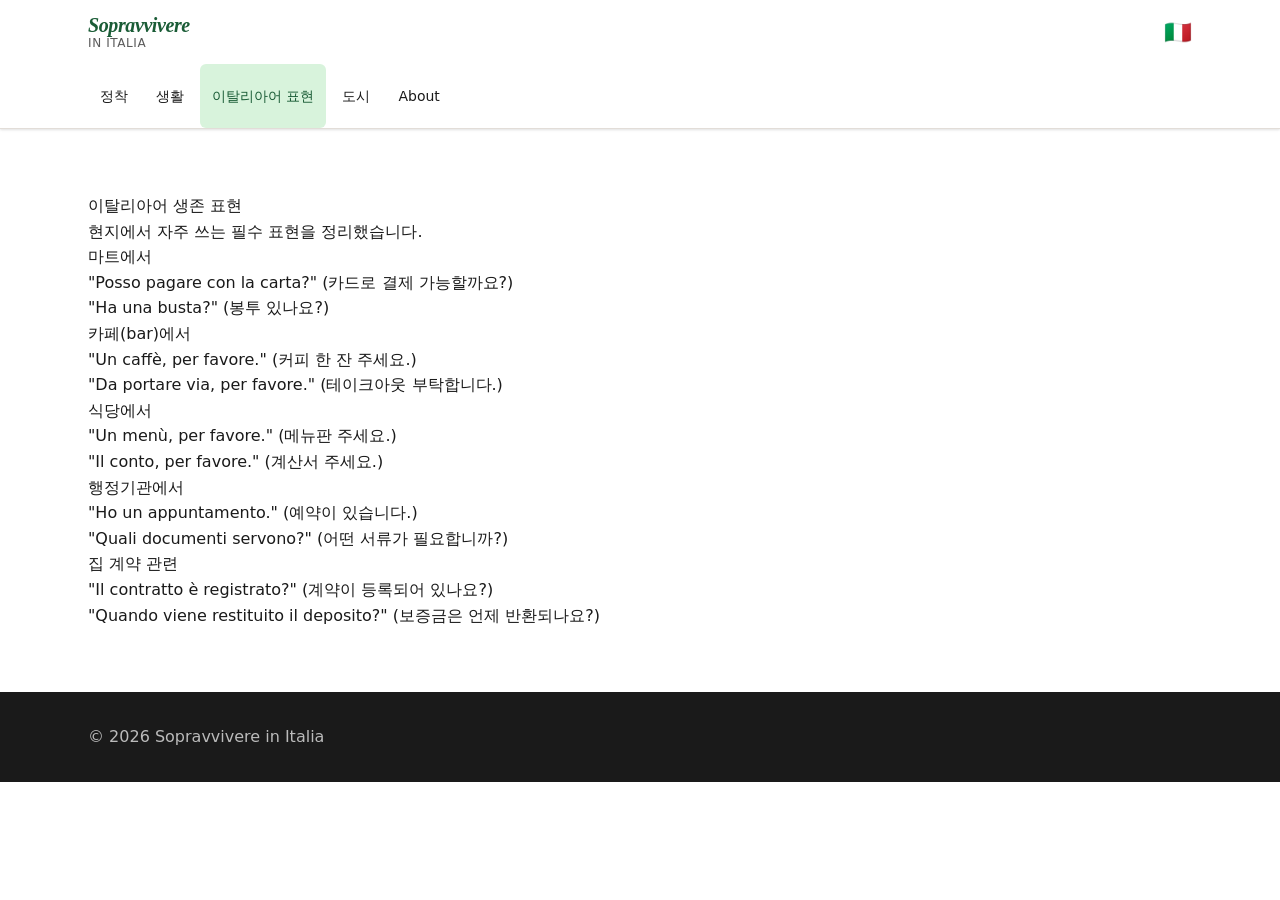
<file: pages/italian.html>
<!doctype html>
<html lang="ko">
<head>
  <meta charset="utf-8" />
  <meta name="viewport" content="width=device-width, initial-scale=1" />
  <title>이탈리아어 생존 표현 | Sopravvivere in Italia</title>

  <link rel="stylesheet" href="../css/reset.css" />
  <link rel="stylesheet" href="../css/style.css" />
  <link rel="stylesheet" href="../css/responsive.css" />
</head>

<body>
  <header class="site-header">
    <div class="container header-inner">
      <button
        class="icon-btn"
        type="button"
        aria-label="메뉴 열기"
        aria-expanded="false"
        aria-controls="site-nav"
        id="menuBtn"
      >
        ☰
      </button>

      <a class="brand" href="../index.html">
        <span class="brand-title">Sopravvivere</span>
        <span class="brand-sub">in Italia</span>
      </a>

      <div class="header-right">
        <span class="badge" aria-label="이탈리아">🇮🇹</span>
      </div>
    </div>

    <nav class="site-nav" id="site-nav" aria-label="주요 메뉴">
      <div class="container nav-inner">
        <a href="./settlement.html">정착</a>
        <a href="./life.html">생활</a>
        <a aria-current="page" href="./italian.html">이탈리아어 표현</a>
        <a href="./city.html">도시</a>
        <a href="../about.html">About</a>
      </div>
    </nav>
  </header>

  <main id="main" class="section">
    <div class="container prose">
      <h1>이탈리아어 생존 표현</h1>
      <p>현지에서 자주 쓰는 필수 표현을 정리했습니다.</p>

      <h2>마트에서</h2>
      <ul>
        <li>"Posso pagare con la carta?" (카드로 결제 가능할까요?)</li>
        <li>"Ha una busta?" (봉투 있나요?)</li>
      </ul>

      <h2>카페(bar)에서</h2>
      <ul>
        <li>"Un caffè, per favore." (커피 한 잔 주세요.)</li>
        <li>"Da portare via, per favore." (테이크아웃 부탁합니다.)</li>
      </ul>

      <h2>식당에서</h2>
      <ul>
        <li>"Un menù, per favore." (메뉴판 주세요.)</li>
        <li>"Il conto, per favore." (계산서 주세요.)</li>
      </ul>

      <h2>행정기관에서</h2>
      <ul>
        <li>"Ho un appuntamento." (예약이 있습니다.)</li>
        <li>"Quali documenti servono?" (어떤 서류가 필요합니까?)</li>
      </ul>

      <h2>집 계약 관련</h2>
      <ul>
        <li>"Il contratto è registrato?" (계약이 등록되어 있나요?)</li>
        <li>"Quando viene restituito il deposito?" (보증금은 언제 반환되나요?)</li>
      </ul>
    </div>
  </main>

  <footer class="site-footer">
    <div class="container">
      <p>© 2026 Sopravvivere in Italia</p>
    </div>
  </footer>

  <script src="../js/main.js"></script>
</body>
</html>
</file>
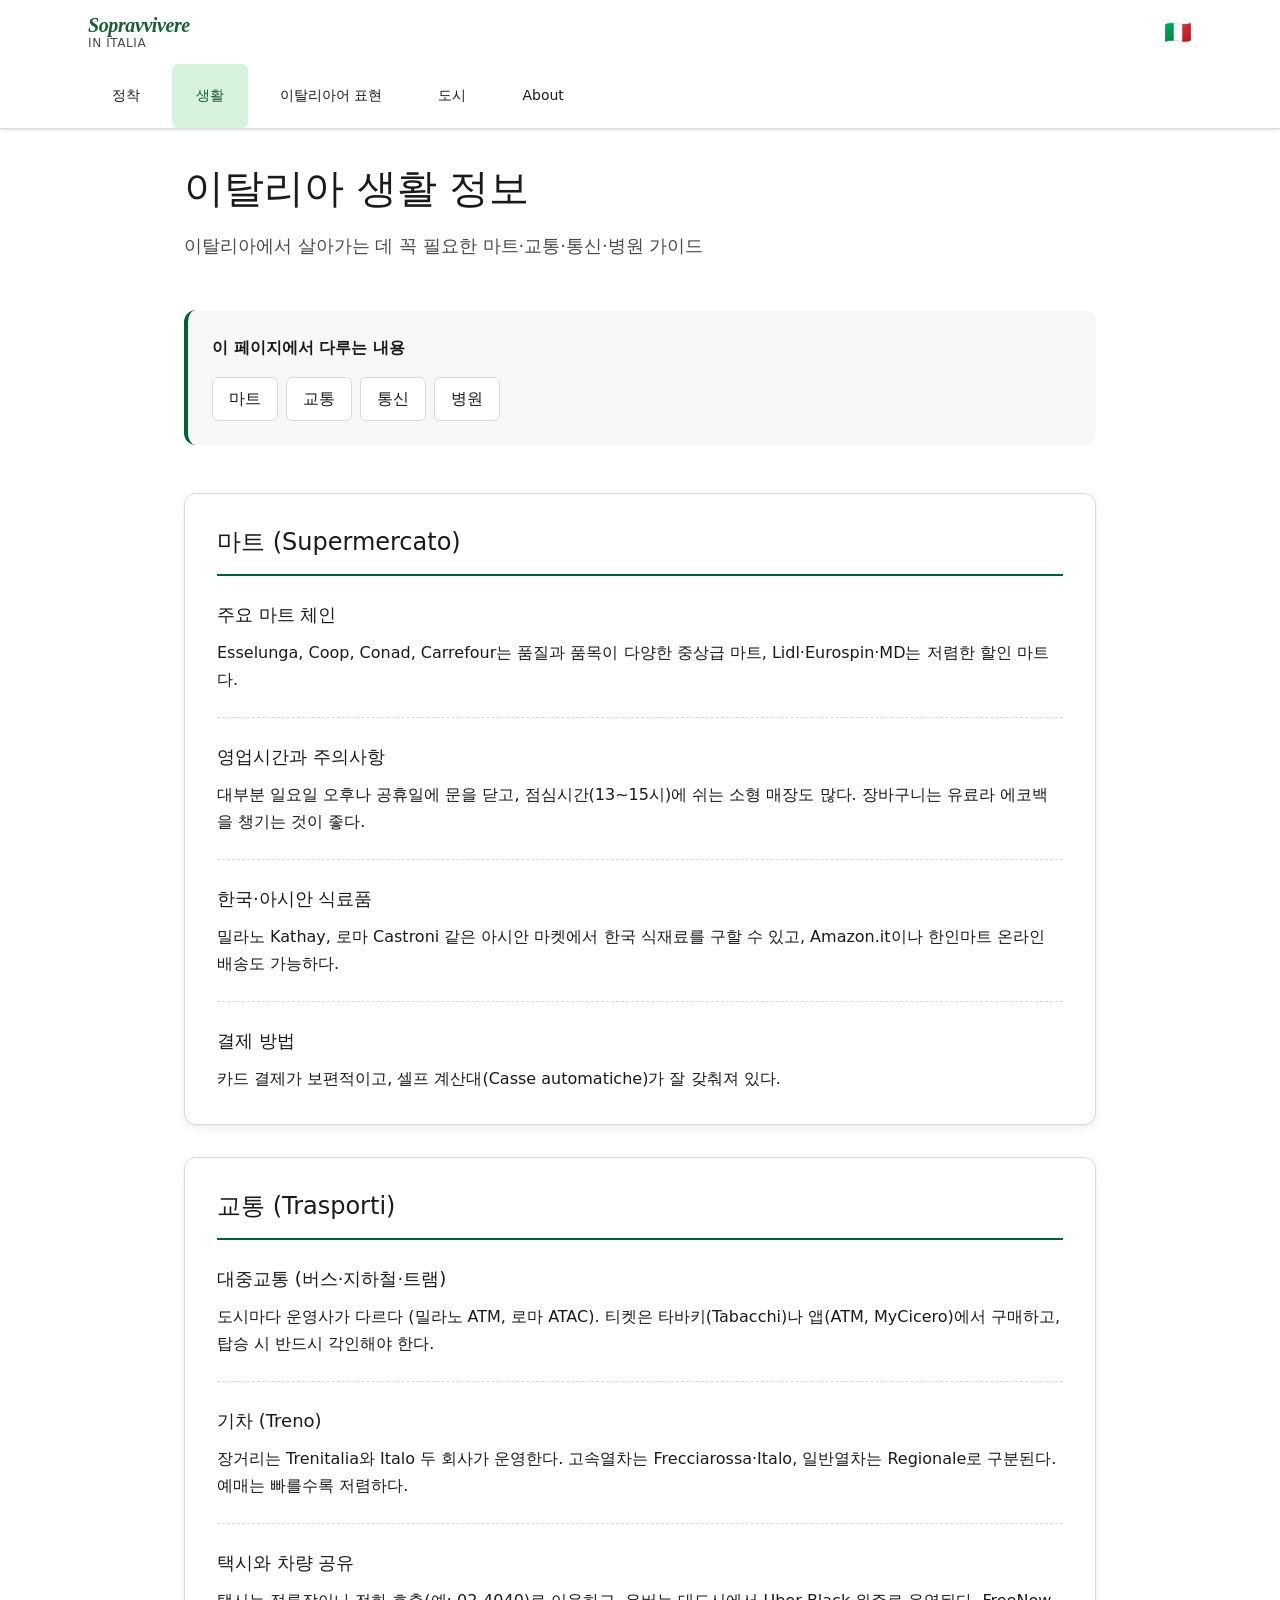
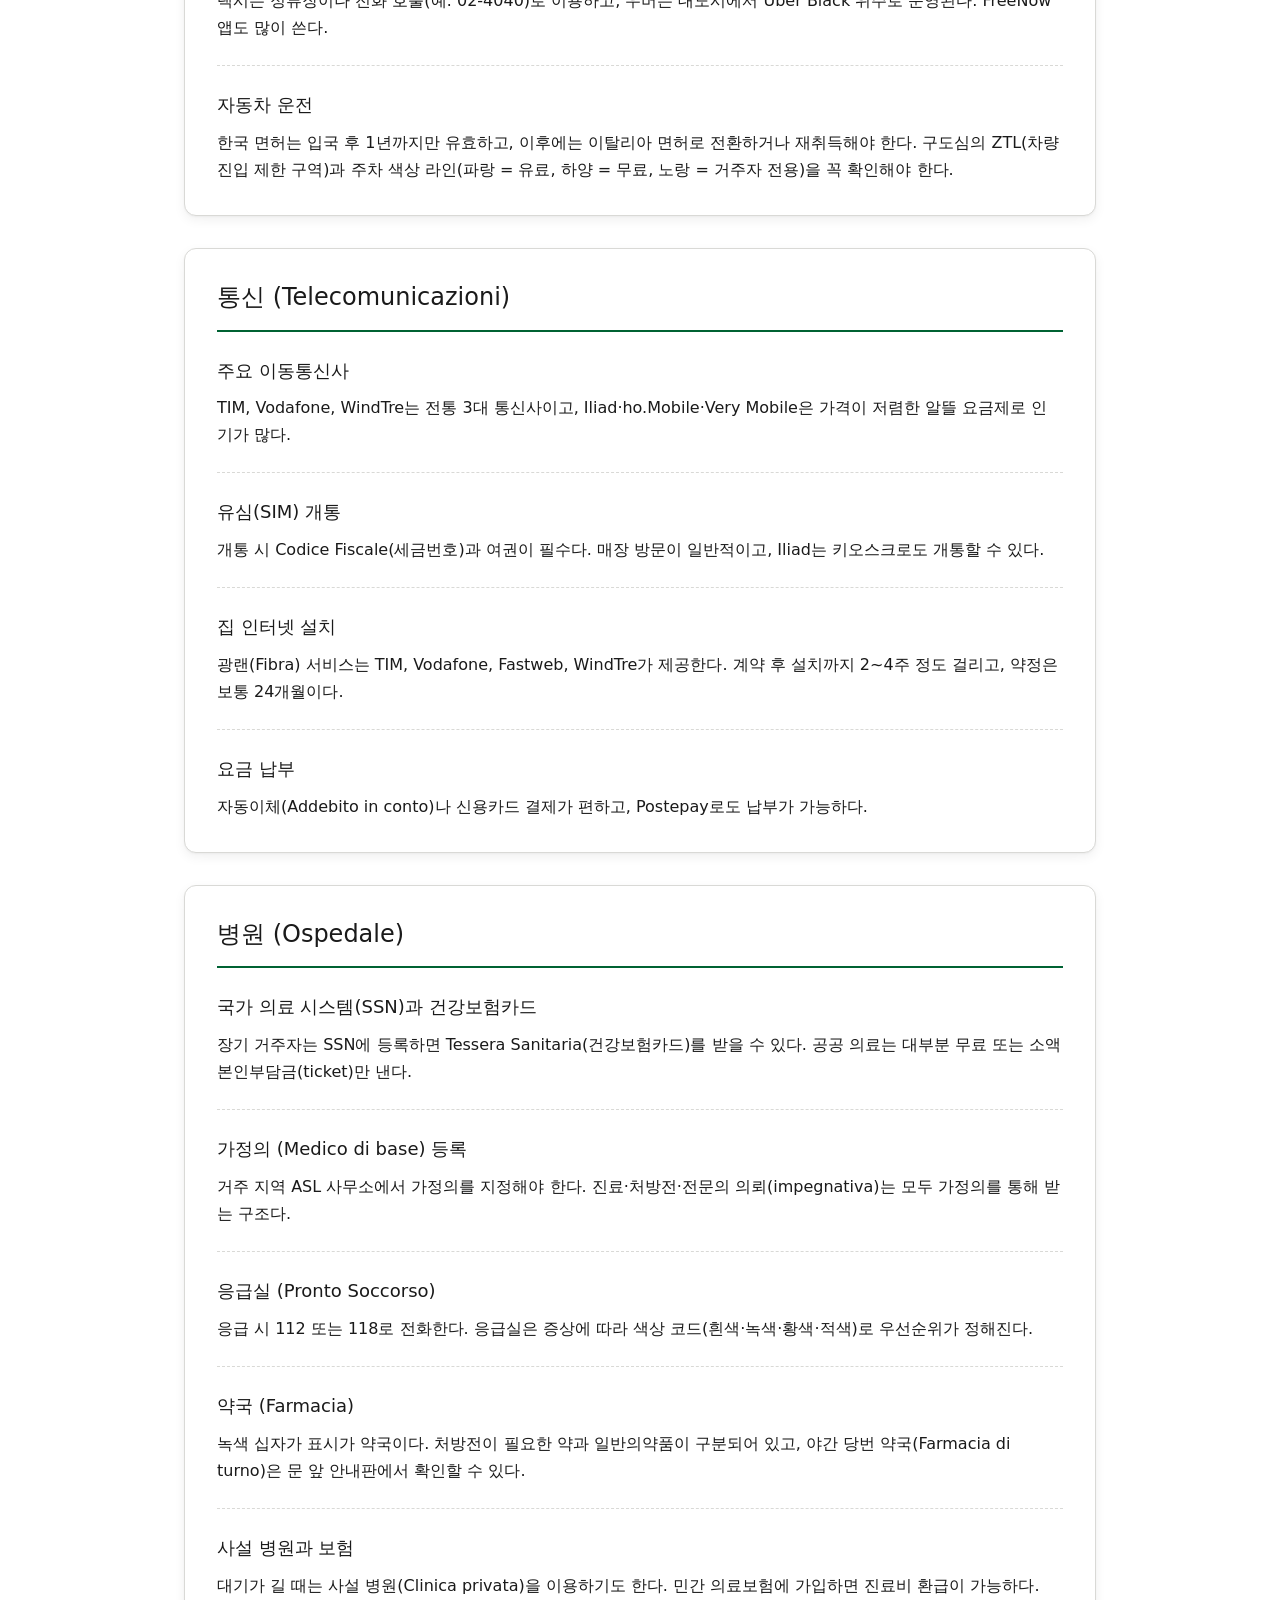
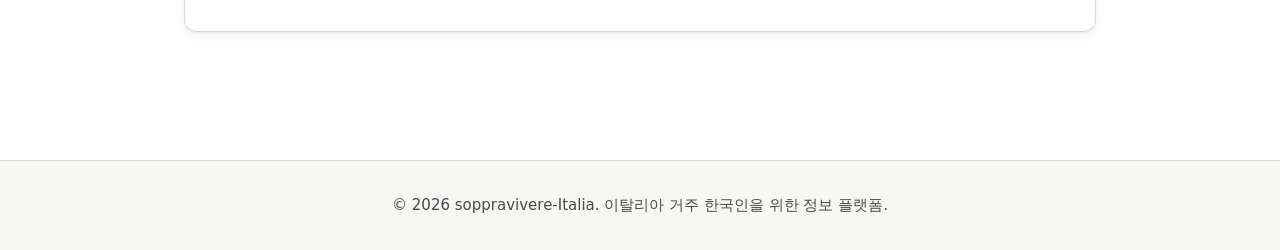
<file: pages/life.html>
<!DOCTYPE html>
<html lang="ko">
<head>
  <meta charset="UTF-8" />
  <meta name="viewport" content="width=device-width, initial-scale=1.0" />
  <meta name="description" content="이탈리아 거주 한국인을 위한 생활 정보 가이드 - 마트, 교통, 통신, 병원" />
  <title>생활 정보 | soppravivere-Italia</title>
  
  <link rel="stylesheet" href="../css/reset.css" />
  <link rel="stylesheet" href="../css/style.css" />
  <link rel="stylesheet" href="../css/responsive.css" />

  <style>
    /* =========================================
       1) 디자인 토큰 (CSS 변수)
       ========================================= */
    :root {
      /* 색상 - WCAG 2.1 AA 명도 대비 충족 (4.5:1 이상) */
      --color-bg: #ffffff;
      --color-surface: #f7f7f5;
      --color-text: #1a1a1a;          /* 본문, 흰 배경 대비 16:1 */
      --color-text-muted: #4a4a4a;    /* 보조 텍스트, 흰 배경 대비 9:1 */
      --color-primary: #006233;       /* 이탈리아 그린 계열 */
      --color-accent: #ce2b37;        /* 이탈리아 레드 계열 */
      --color-border: #d9d9d6;
      --color-focus: #ffbf47;         /* 포커스 링 */

      /* 타이포 */
      --font-base: 'Pretendard', 'Noto Sans KR', system-ui, -apple-system, sans-serif;
      --font-size-base: 1rem;         /* 16px */
      --font-size-sm: 0.9375rem;      /* 15px */
      --font-size-lg: 1.125rem;       /* 18px */
      --line-height-base: 1.7;        /* 가독성 향상 */
      --line-height-tight: 1.35;

      /* 간격 (8px 그리드) */
      --space-1: 0.5rem;
      --space-2: 1rem;
      --space-3: 1.5rem;
      --space-4: 2rem;
      --space-5: 3rem;
      --space-6: 4rem;

      /* 형태 */
      --radius-sm: 6px;
      --radius-md: 12px;
      --shadow-card: 0 1px 2px rgba(0, 0, 0, 0.04), 0 4px 12px rgba(0, 0, 0, 0.06);
      --shadow-card-hover: 0 2px 4px rgba(0, 0, 0, 0.06), 0 8px 24px rgba(0, 0, 0, 0.08);

      /* 레이아웃 */
      --max-width: 960px;
      --tap-target: 44px;             /* 모바일 터치 최소 영역 */
    }

    /* =========================================
       2) 리셋 & 베이스
       ========================================= */
    *,
    *::before,
    *::after {
      box-sizing: border-box;
    }

    html {
      scroll-behavior: smooth;
      scroll-padding-top: 80px;       /* 고정 헤더 보정 */
    }

    body {
      margin: 0;
      font-family: var(--font-base);
      font-size: var(--font-size-base);
      line-height: var(--line-height-base);
      color: var(--color-text);
      background: var(--color-bg);
      -webkit-font-smoothing: antialiased;
    }

    a {
      color: var(--color-primary);
      text-decoration: none;
    }

    a:hover { text-decoration: none; }

    /* 키보드 포커스 표시 (접근성) */
    :focus-visible {
      outline: 3px solid var(--color-focus);
      outline-offset: 2px;
      border-radius: var(--radius-sm);
    }

    /* 스크린리더 전용 (제목 가독성용) */
    .sr-only {
      position: absolute;
      width: 1px; height: 1px;
      padding: 0; margin: -1px;
      overflow: hidden; clip: rect(0,0,0,0);
      white-space: nowrap; border: 0;
    }

    /* =========================================
       3) 공통 레이아웃 - 헤더 / 푸터
       ========================================= */
    .site-header {
      position: sticky;
      top: 0;
      z-index: 10;
      background: var(--color-bg);
      border-bottom: 1px solid var(--color-border);
    }

    .site-header__inner {
      max-width: var(--max-width);
      margin: 0 auto;
      padding: var(--space-2) var(--space-3);
      display: flex;
      align-items: center;
      justify-content: space-between;
      gap: var(--space-3);
    }

    .site-header__logo {
      font-weight: 700;
      font-size: var(--font-size-lg);
      color: var(--color-text);
      text-decoration: none;
    }

    .site-nav__list {
      list-style: none;
      margin: 0;
      padding: 0;
      display: flex;
      gap: var(--space-1);
    }

    .site-nav__link {
      display: inline-flex;
      align-items: center;
      min-height: var(--tap-target);   /* 클릭 영역 확대 */
      padding: 0 var(--space-2);
      color: var(--color-text);
      text-decoration: none;
      border-radius: var(--radius-sm);
      font-weight: 500;
    }

    .site-nav__link:hover { background: var(--color-surface); }

    .site-nav__link--active {
      color: var(--color-primary);
      font-weight: 700;
    }

    .site-footer {
      margin-top: var(--space-6);
      padding: var(--space-4) var(--space-3);
      border-top: 1px solid var(--color-border);
      background: var(--color-surface);
      text-align: center;
      color: var(--color-text-muted);
      font-size: var(--font-size-sm);
    }

    /* =========================================
       4) 페이지 - 히어로 / 목차
       ========================================= */
    .page {
      max-width: var(--max-width);
      margin: 0 auto;
      padding: var(--space-4) var(--space-3);
    }

    .page__hero {
      margin-bottom: var(--space-5);
    }

    .page__title {
      font-size: clamp(1.75rem, 4vw, 2.5rem);
      line-height: var(--line-height-tight);
      margin: 0 0 var(--space-2);
    }

    .page__lead {
      margin: 0;
      color: var(--color-text-muted);
      font-size: var(--font-size-lg);
    }

    /* 목차 (Table of Contents) */
    .toc {
      margin-bottom: var(--space-5);
      padding: var(--space-3);
      background: var(--color-surface);
      border-radius: var(--radius-md);
      border-left: 4px solid var(--color-primary);
    }

    .toc__title {
      margin: 0 0 var(--space-2);
      font-size: var(--font-size-base);
      font-weight: 700;
    }

    .toc__list {
      list-style: none;
      margin: 0;
      padding: 0;
      display: flex;
      flex-wrap: wrap;
      gap: var(--space-1);
    }

    .toc__link {
      display: inline-flex;
      align-items: center;
      min-height: var(--tap-target);
      padding: 0 var(--space-2);
      background: var(--color-bg);
      border: 1px solid var(--color-border);
      border-radius: var(--radius-sm);
      color: var(--color-text);
      text-decoration: none;
      font-weight: 500;
    }

    .toc__link:hover {
      border-color: var(--color-primary);
      color: var(--color-primary);
    }

    /* =========================================
       5) 카드 UI - 주제별 섹션
       ========================================= */
    .card {
      background: var(--color-bg);
      border: 1px solid var(--color-border);
      border-radius: var(--radius-md);
      box-shadow: var(--shadow-card);
      padding: var(--space-4);
      margin-bottom: var(--space-4);
      transition: box-shadow 0.2s ease;
    }

    .card:hover { box-shadow: var(--shadow-card-hover); }

    .card__title {
      margin: 0 0 var(--space-3);
      padding-bottom: var(--space-2);
      border-bottom: 2px solid var(--color-primary);
      font-size: 1.5rem;
      line-height: var(--line-height-tight);
    }

    .card__body > .topic + .topic {
      margin-top: var(--space-3);
      padding-top: var(--space-3);
      border-top: 1px dashed var(--color-border);
    }

    .topic__heading {
      margin: 0 0 var(--space-1);
      font-size: 1.125rem;
      color: var(--color-text);
    }

    .topic__text {
      margin: 0;
      color: var(--color-text);
    }

    /* =========================================
       6) 반응형
       ========================================= */
    @media (max-width: 600px) {
      .site-header__inner {
        flex-direction: column;
        align-items: flex-start;
        gap: var(--space-1);
      }
      .card { padding: var(--space-3); }
      .toc__list { flex-direction: column; }
      .toc__link { width: 100%; }
    }

    /* 사용자 모션 감소 설정 존중 */
    @media (prefers-reduced-motion: reduce) {
      html { scroll-behavior: auto; }
      * { transition: none !important; }
    }
  </style>
</head>

<body>
  <!-- 공통 헤더 -->
  
  <header class="site-header">
    <div class="container header-inner">
      <button
        class="icon-btn"
        type="button"
        aria-label="메뉴 열기"
        aria-expanded="false"
        aria-controls="site-nav"
        id="menuBtn"
      >
        ☰
      </button>

      <a class="brand" href="../index.html">
        <span class="brand-title">Sopravvivere</span>
        <span class="brand-sub">in Italia</span>
      </a>

      <div class="header-right">
        <span class="badge" aria-label="이탈리아">🇮🇹</span>
      </div>
    </div>

    <nav class="site-nav" id="site-nav" aria-label="주요 메뉴">
      <div class="container nav-inner">
        <a href="./settlement.html">정착</a>
        <a aria-current="page" href="./life.html">생활</a>
        <a href="./italian.html">이탈리아어 표현</a>
        <a href="./city.html">도시</a>
        <a href="../about.html">About</a>
      </div>
    </nav>
  </header>


  <!-- 본문 -->
  <main class="page">
    <section class="page__hero">
      <h1 class="page__title">이탈리아 생활 정보</h1>
      <p class="page__lead">이탈리아에서 살아가는 데 꼭 필요한 마트·교통·통신·병원 가이드</p>
    </section>

    <!-- 목차 -->
    <nav class="toc" aria-label="페이지 목차">
      <p class="toc__title">이 페이지에서 다루는 내용</p>
      <ul class="toc__list">
        <li><a href="#mart" class="toc__link">마트</a></li>
        <li><a href="#transport" class="toc__link">교통</a></li>
        <li><a href="#telecom" class="toc__link">통신</a></li>
        <li><a href="#hospital" class="toc__link">병원</a></li>
      </ul>
    </nav>

    <!-- 1. 마트 -->
    <section id="mart" class="card" aria-labelledby="mart-title">
      <h2 id="mart-title" class="card__title">마트 (Supermercato)</h2>
      <div class="card__body">
        <article class="topic">
          <h3 class="topic__heading">주요 마트 체인</h3>
          <p class="topic__text">Esselunga, Coop, Conad, Carrefour는 품질과 품목이 다양한 중상급 마트, Lidl·Eurospin·MD는 저렴한 할인 마트다.</p>
        </article>

        <article class="topic">
          <h3 class="topic__heading">영업시간과 주의사항</h3>
          <p class="topic__text">대부분 일요일 오후나 공휴일에 문을 닫고, 점심시간(13~15시)에 쉬는 소형 매장도 많다. 장바구니는 유료라 에코백을 챙기는 것이 좋다.</p>
        </article>

        <article class="topic">
          <h3 class="topic__heading">한국·아시안 식료품</h3>
          <p class="topic__text">밀라노 Kathay, 로마 Castroni 같은 아시안 마켓에서 한국 식재료를 구할 수 있고, Amazon.it이나 한인마트 온라인 배송도 가능하다.</p>
        </article>

        <article class="topic">
          <h3 class="topic__heading">결제 방법</h3>
          <p class="topic__text">카드 결제가 보편적이고, 셀프 계산대(Casse automatiche)가 잘 갖춰져 있다.</p>
        </article>
      </div>
    </section>

    <!-- 2. 교통 -->
    <section id="transport" class="card" aria-labelledby="transport-title">
      <h2 id="transport-title" class="card__title">교통 (Trasporti)</h2>
      <div class="card__body">
        <article class="topic">
          <h3 class="topic__heading">대중교통 (버스·지하철·트램)</h3>
          <p class="topic__text">도시마다 운영사가 다르다 (밀라노 ATM, 로마 ATAC). 티켓은 타바키(Tabacchi)나 앱(ATM, MyCicero)에서 구매하고, 탑승 시 반드시 각인해야 한다.</p>
        </article>

        <article class="topic">
          <h3 class="topic__heading">기차 (Treno)</h3>
          <p class="topic__text">장거리는 Trenitalia와 Italo 두 회사가 운영한다. 고속열차는 Frecciarossa·Italo, 일반열차는 Regionale로 구분된다. 예매는 빠를수록 저렴하다.</p>
        </article>

        <article class="topic">
          <h3 class="topic__heading">택시와 차량 공유</h3>
          <p class="topic__text">택시는 정류장이나 전화 호출(예: 02-4040)로 이용하고, 우버는 대도시에서 Uber Black 위주로 운영된다. FreeNow 앱도 많이 쓴다.</p>
        </article>

        <article class="topic">
          <h3 class="topic__heading">자동차 운전</h3>
          <p class="topic__text">한국 면허는 입국 후 1년까지만 유효하고, 이후에는 이탈리아 면허로 전환하거나 재취득해야 한다. 구도심의 ZTL(차량 진입 제한 구역)과 주차 색상 라인(파랑 = 유료, 하양 = 무료, 노랑 = 거주자 전용)을 꼭 확인해야 한다.</p>
        </article>
      </div>
    </section>

    <!-- 3. 통신 -->
    <section id="telecom" class="card" aria-labelledby="telecom-title">
      <h2 id="telecom-title" class="card__title">통신 (Telecomunicazioni)</h2>
      <div class="card__body">
        <article class="topic">
          <h3 class="topic__heading">주요 이동통신사</h3>
          <p class="topic__text">TIM, Vodafone, WindTre는 전통 3대 통신사이고, Iliad·ho.Mobile·Very Mobile은 가격이 저렴한 알뜰 요금제로 인기가 많다.</p>
        </article>

        <article class="topic">
          <h3 class="topic__heading">유심(SIM) 개통</h3>
          <p class="topic__text">개통 시 Codice Fiscale(세금번호)과 여권이 필수다. 매장 방문이 일반적이고, Iliad는 키오스크로도 개통할 수 있다.</p>
        </article>

        <article class="topic">
          <h3 class="topic__heading">집 인터넷 설치</h3>
          <p class="topic__text">광랜(Fibra) 서비스는 TIM, Vodafone, Fastweb, WindTre가 제공한다. 계약 후 설치까지 2~4주 정도 걸리고, 약정은 보통 24개월이다.</p>
        </article>

        <article class="topic">
          <h3 class="topic__heading">요금 납부</h3>
          <p class="topic__text">자동이체(Addebito in conto)나 신용카드 결제가 편하고, Postepay로도 납부가 가능하다.</p>
        </article>
      </div>
    </section>

    <!-- 4. 병원 -->
    <section id="hospital" class="card" aria-labelledby="hospital-title">
      <h2 id="hospital-title" class="card__title">병원 (Ospedale)</h2>
      <div class="card__body">
        <article class="topic">
          <h3 class="topic__heading">국가 의료 시스템(SSN)과 건강보험카드</h3>
          <p class="topic__text">장기 거주자는 SSN에 등록하면 Tessera Sanitaria(건강보험카드)를 받을 수 있다. 공공 의료는 대부분 무료 또는 소액 본인부담금(ticket)만 낸다.</p>
        </article>

        <article class="topic">
          <h3 class="topic__heading">가정의 (Medico di base) 등록</h3>
          <p class="topic__text">거주 지역 ASL 사무소에서 가정의를 지정해야 한다. 진료·처방전·전문의 의뢰(impegnativa)는 모두 가정의를 통해 받는 구조다.</p>
        </article>

        <article class="topic">
          <h3 class="topic__heading">응급실 (Pronto Soccorso)</h3>
          <p class="topic__text">응급 시 112 또는 118로 전화한다. 응급실은 증상에 따라 색상 코드(흰색·녹색·황색·적색)로 우선순위가 정해진다.</p>
        </article>

        <article class="topic">
          <h3 class="topic__heading">약국 (Farmacia)</h3>
          <p class="topic__text">녹색 십자가 표시가 약국이다. 처방전이 필요한 약과 일반의약품이 구분되어 있고, 야간 당번 약국(Farmacia di turno)은 문 앞 안내판에서 확인할 수 있다.</p>
        </article>

        <article class="topic">
          <h3 class="topic__heading">사설 병원과 보험</h3>
          <p class="topic__text">대기가 길 때는 사설 병원(Clinica privata)을 이용하기도 한다. 민간 의료보험에 가입하면 진료비 환급이 가능하다.</p>
        </article>
      </div>
    </section>
  </main>

  <!-- 공통 푸터 -->
  <footer class="site-footer">
    <p>© 2026 soppravivere-Italia. 이탈리아 거주 한국인을 위한 정보 플랫폼.</p>
  </footer>
</body>
</html>
</file>
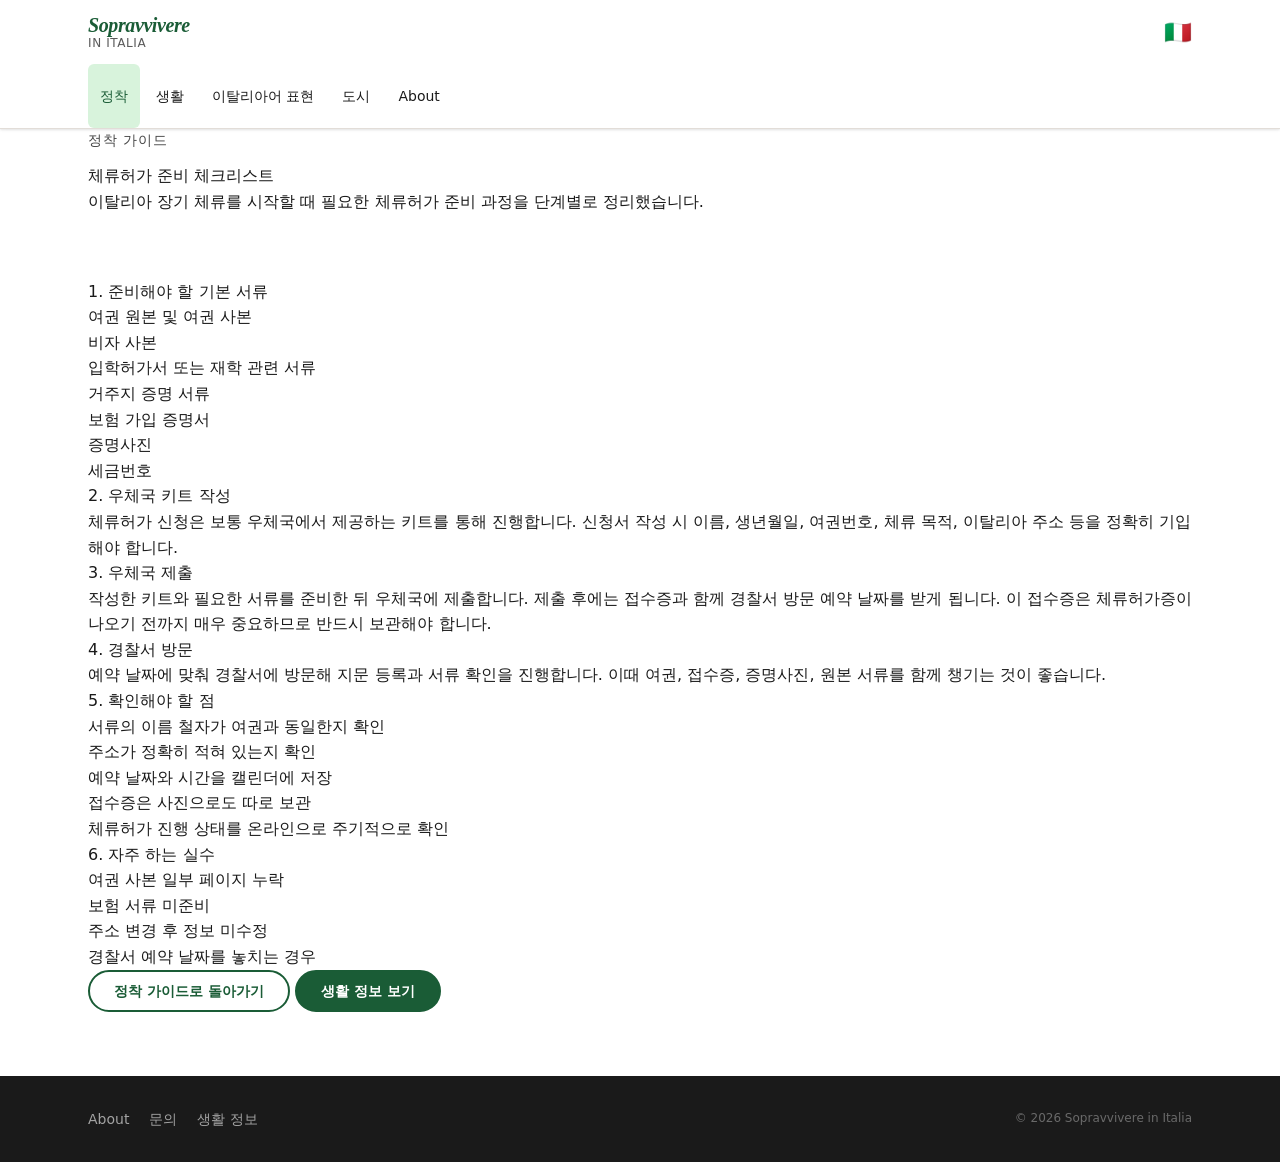
<file: pages/permesso.html>
<!doctype html>
<html lang="ko">
<head>
  <meta charset="utf-8" />
  <meta name="viewport" content="width=device-width, initial-scale=1" />
  <title>체류허가 준비 체크리스트 | Sopravvivere in Italia</title>

  <link rel="stylesheet" href="../css/reset.css" />
  <link rel="stylesheet" href="../css/style.css" />
  <link rel="stylesheet" href="../css/responsive.css" />
</head>

<body>
  <header class="site-header">
    <div class="container header-inner">
      <button class="icon-btn" type="button" aria-label="메뉴 열기" aria-expanded="false" aria-controls="site-nav" id="menuBtn">☰</button>

      <a class="brand" href="../index.html">
        <span class="brand-title">Sopravvivere</span>
        <span class="brand-sub">in Italia</span>
      </a>

      <div class="header-right">
        <span class="badge" aria-label="이탈리아">🇮🇹</span>
      </div>
    </div>

    <nav class="site-nav" id="site-nav" aria-label="주요 메뉴">
      <div class="container nav-inner">
        <a aria-current="page" href="./settlement.html">정착</a>
        <a href="./life.html">생활</a>
        <a href="./italian.html">이탈리아어 표현</a>
        <a href="./city.html">도시</a>
        <a href="../about.html">About</a>
      </div>
    </nav>
  </header>

  <main id="main">
    <section class="page-hero">
      <div class="container">
        <p class="hero-kicker">정착 가이드</p>
        <h1 class="page-title">체류허가 준비 체크리스트</h1>
        <p class="page-desc">
          이탈리아 장기 체류를 시작할 때 필요한 체류허가 준비 과정을 단계별로 정리했습니다.
        </p>
      </div>
    </section>

    <section class="section">
      <div class="container prose">
        <h2>1. 준비해야 할 기본 서류</h2>
        <ul>
          <li>여권 원본 및 여권 사본</li>
          <li>비자 사본</li>
          <li>입학허가서 또는 재학 관련 서류</li>
          <li>거주지 증명 서류</li>
          <li>보험 가입 증명서</li>
          <li>증명사진</li>
          <li>세금번호</li>
        </ul>

        <h2>2. 우체국 키트 작성</h2>
        <p>
          체류허가 신청은 보통 우체국에서 제공하는 키트를 통해 진행합니다.
          신청서 작성 시 이름, 생년월일, 여권번호, 체류 목적, 이탈리아 주소 등을 정확히 기입해야 합니다.
        </p>

        <h2>3. 우체국 제출</h2>
        <p>
          작성한 키트와 필요한 서류를 준비한 뒤 우체국에 제출합니다.
          제출 후에는 접수증과 함께 경찰서 방문 예약 날짜를 받게 됩니다.
          이 접수증은 체류허가증이 나오기 전까지 매우 중요하므로 반드시 보관해야 합니다.
        </p>

        <h2>4. 경찰서 방문</h2>
        <p>
          예약 날짜에 맞춰 경찰서에 방문해 지문 등록과 서류 확인을 진행합니다.
          이때 여권, 접수증, 증명사진, 원본 서류를 함께 챙기는 것이 좋습니다.
        </p>

        <h2>5. 확인해야 할 점</h2>
        <ul>
          <li>서류의 이름 철자가 여권과 동일한지 확인</li>
          <li>주소가 정확히 적혀 있는지 확인</li>
          <li>예약 날짜와 시간을 캘린더에 저장</li>
          <li>접수증은 사진으로도 따로 보관</li>
          <li>체류허가 진행 상태를 온라인으로 주기적으로 확인</li>
        </ul>

        <h2>6. 자주 하는 실수</h2>
        <ul>
          <li>여권 사본 일부 페이지 누락</li>
          <li>보험 서류 미준비</li>
          <li>주소 변경 후 정보 미수정</li>
          <li>경찰서 예약 날짜를 놓치는 경우</li>
        </ul>

        <div class="back-actions">
          <a class="btn btn-secondary" href="./settlement.html">정착 가이드로 돌아가기</a>
          <a class="btn btn-primary" href="./life.html">생활 정보 보기</a>
        </div>
      </div>
    </section>
  </main>

  <footer class="site-footer">
    <div class="container footer-inner">
      <nav class="footer-nav" aria-label="푸터 링크">
        <a href="../about.html">About</a>
        <a href="../about.html#contact">문의</a>
        <a href="./life.html">생활 정보</a>
      </nav>
      <p class="footer-copy">© 2026 Sopravvivere in Italia</p>
    </div>
  </footer>

  <script src="../js/main.js"></script>
</body>
</html>
</file>
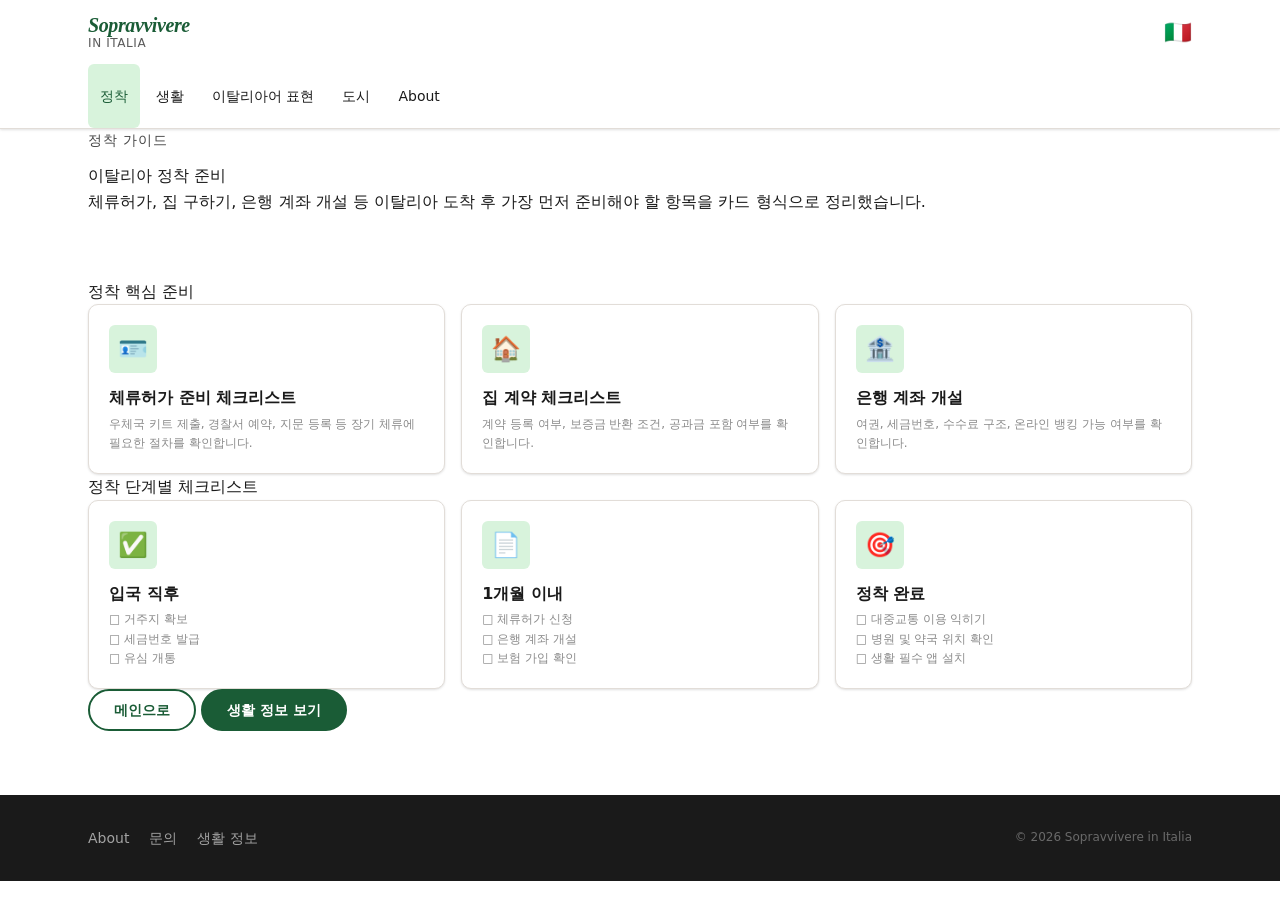
<file: pages/settlement.html>
<!doctype html>
<html lang="ko">
<head>
  <meta charset="utf-8" />
  <meta name="viewport" content="width=device-width, initial-scale=1" />
  <title>정착 가이드 | Sopravvivere in Italia</title>
  <meta
    name="description"
    content="이탈리아 거주 한국인을 위한 정착 가이드 페이지"
  />

  <link rel="stylesheet" href="../css/reset.css" />
  <link rel="stylesheet" href="../css/style.css" />
  <link rel="stylesheet" href="../css/responsive.css" />
</head>

<body>
  <a class="skip-link" href="#main">본문 바로가기</a>

  <header class="site-header">
    <div class="container header-inner">
      <button
        class="icon-btn"
        type="button"
        aria-label="메뉴 열기"
        aria-expanded="false"
        aria-controls="site-nav"
        id="menuBtn"
      >
        ☰
      </button>

      <a class="brand" href="../index.html">
        <span class="brand-title">Sopravvivere</span>
        <span class="brand-sub">in Italia</span>
      </a>

      <div class="header-right">
        <span class="badge" aria-label="이탈리아">🇮🇹</span>
      </div>
    </div>

    <nav class="site-nav" id="site-nav" aria-label="주요 메뉴">
      <div class="container nav-inner">
        <a aria-current="page" href="./settlement.html">정착</a>
        <a href="./life.html">생활</a>
        <a href="./italian.html">이탈리아어 표현</a>
        <a href="./city.html">도시</a>
        <a href="../about.html">About</a>
      </div>
    </nav>
  </header>

  <main id="main">
    <section class="page-hero">
      <div class="container">
        <p class="hero-kicker">정착 가이드</p>
        <h1 class="page-title">이탈리아 정착 준비</h1>
        <p class="page-desc">
          체류허가, 집 구하기, 은행 계좌 개설 등 이탈리아 도착 후 가장 먼저
          준비해야 할 항목을 카드 형식으로 정리했습니다.
        </p>
      </div>
    </section>

    <section class="section">
      <div class="container prose">
        <h2>정착 핵심 준비</h2>

        <div class="post-list">
          <a href="./permesso.html" class="post">
            <div class="post-thumb" aria-hidden="true">🪪</div>
            <div class="post-body">
              <h3 class="post-title">체류허가 준비 체크리스트</h3>
              <p class="post-meta">
                우체국 키트 제출, 경찰서 예약, 지문 등록 등 장기 체류에 필요한 절차를 확인합니다.
              </p>
            </div>
          </a>

          <a href="./house-contract.html" class="post">
            <div class="post-thumb" aria-hidden="true">🏠</div>
            <div class="post-body">
              <h3 class="post-title">집 계약 체크리스트</h3>
              <p class="post-meta">
                계약 등록 여부, 보증금 반환 조건, 공과금 포함 여부를 확인합니다.
              </p>
            </div>
          </a>

          <a href="./bank-account.html" class="post">
            <div class="post-thumb" aria-hidden="true">🏦</div>
            <div class="post-body">
              <h3 class="post-title">은행 계좌 개설</h3>
              <p class="post-meta">
                여권, 세금번호, 수수료 구조, 온라인 뱅킹 가능 여부를 확인합니다.
              </p>
            </div>
          </a>
        </div>

        <h2>정착 단계별 체크리스트</h2>

        <div class="post-list">
          <article class="post">
            <div class="post-thumb" aria-hidden="true">✅</div>
            <div class="post-body">
              <h3 class="post-title">입국 직후</h3>
              <p class="post-meta">
                □ 거주지 확보<br>
                □ 세금번호 발급<br>
                □ 유심 개통
              </p>
            </div>
          </article>

          <article class="post">
            <div class="post-thumb" aria-hidden="true">📄</div>
            <div class="post-body">
              <h3 class="post-title">1개월 이내</h3>
              <p class="post-meta">
                □ 체류허가 신청<br>
                □ 은행 계좌 개설<br>
                □ 보험 가입 확인
              </p>
            </div>
          </article>

          <article class="post">
            <div class="post-thumb" aria-hidden="true">🎯</div>
            <div class="post-body">
              <h3 class="post-title">정착 완료</h3>
              <p class="post-meta">
                □ 대중교통 이용 익히기<br>
                □ 병원 및 약국 위치 확인<br>
                □ 생활 필수 앱 설치
              </p>
            </div>
          </article>
        </div>

        <div class="back-actions">
          <a class="btn btn-secondary" href="../index.html">메인으로</a>
          <a class="btn btn-primary" href="./life.html">생활 정보 보기</a>
        </div>
      </div>
    </section>
  </main>

  <footer class="site-footer">
    <div class="container footer-inner">
      <nav class="footer-nav" aria-label="푸터 링크">
        <a href="../about.html">About</a>
        <a href="../about.html#contact">문의</a>
        <a href="./life.html">생활 정보</a>
      </nav>
      <p class="footer-copy">© 2026 Sopravvivere in Italia</p>
    </div>
  </footer>

  <script src="../js/main.js"></script>
</body>
</html>
</file>
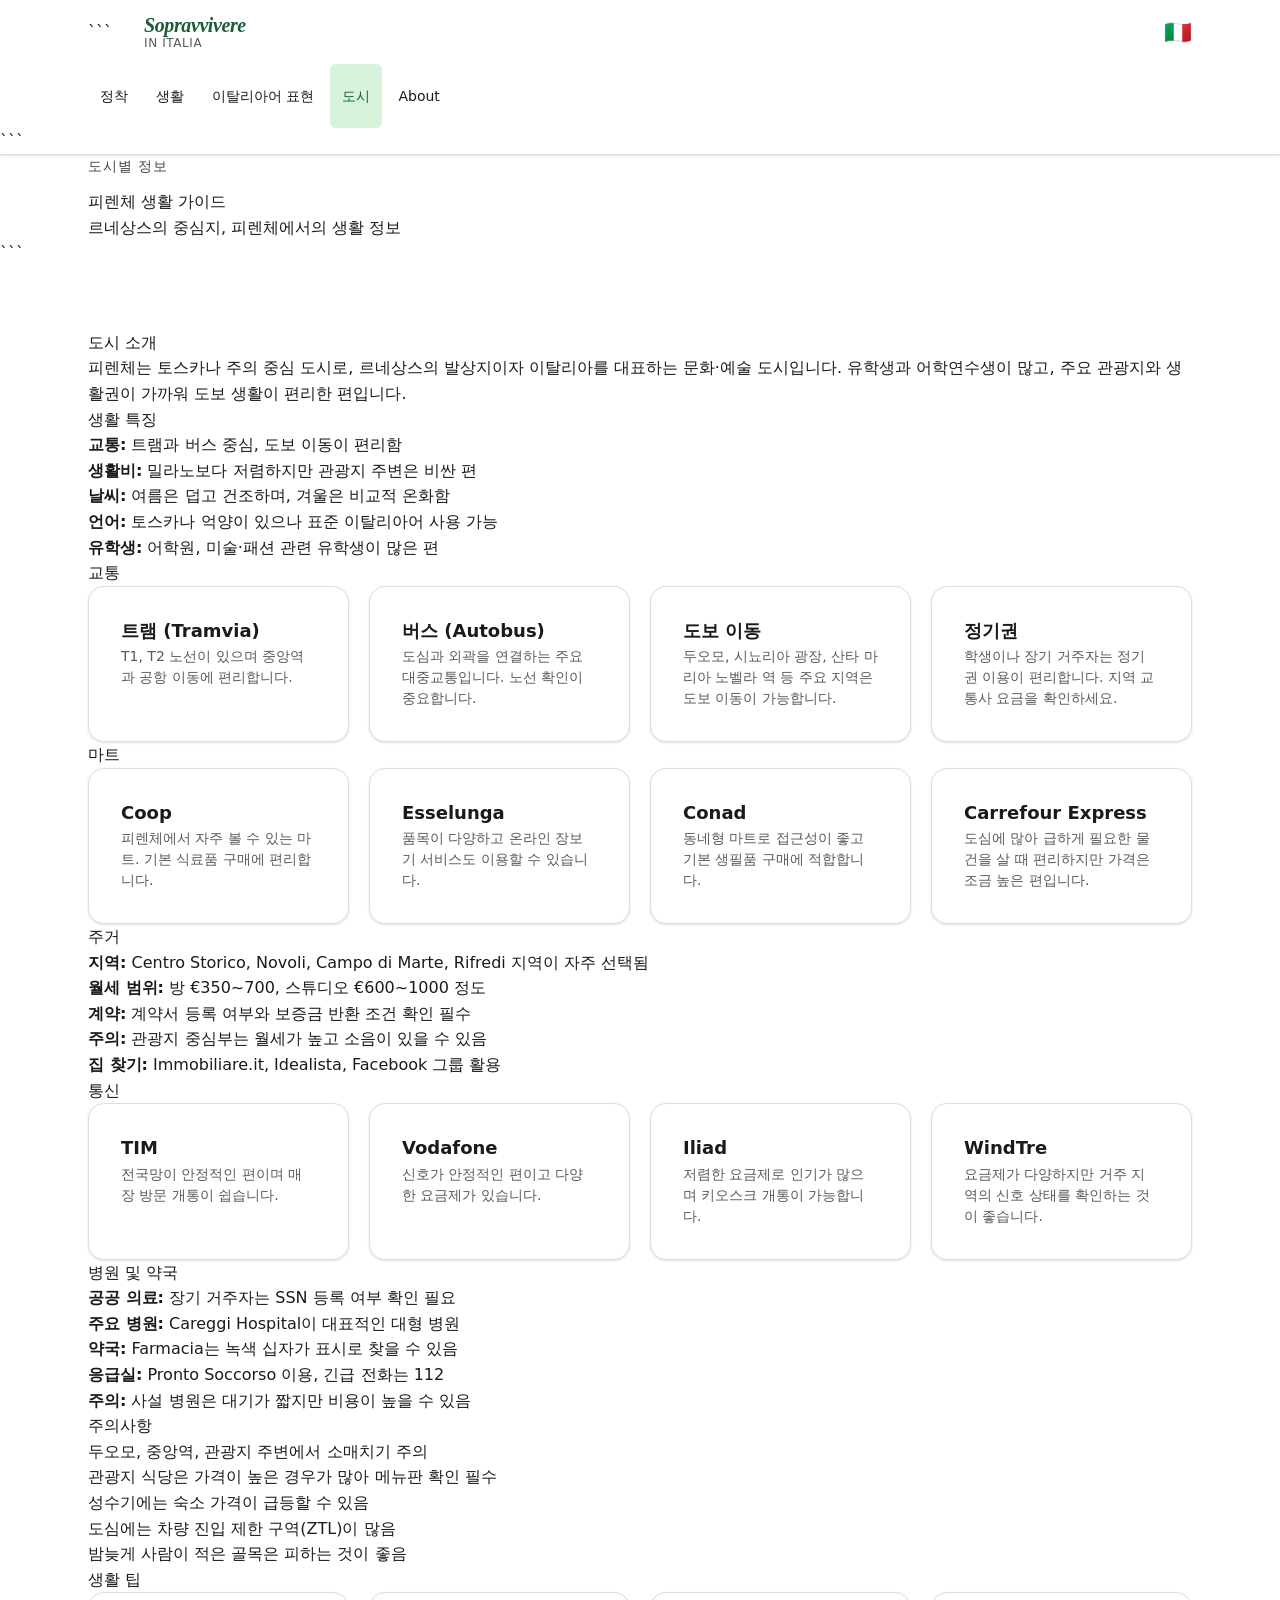
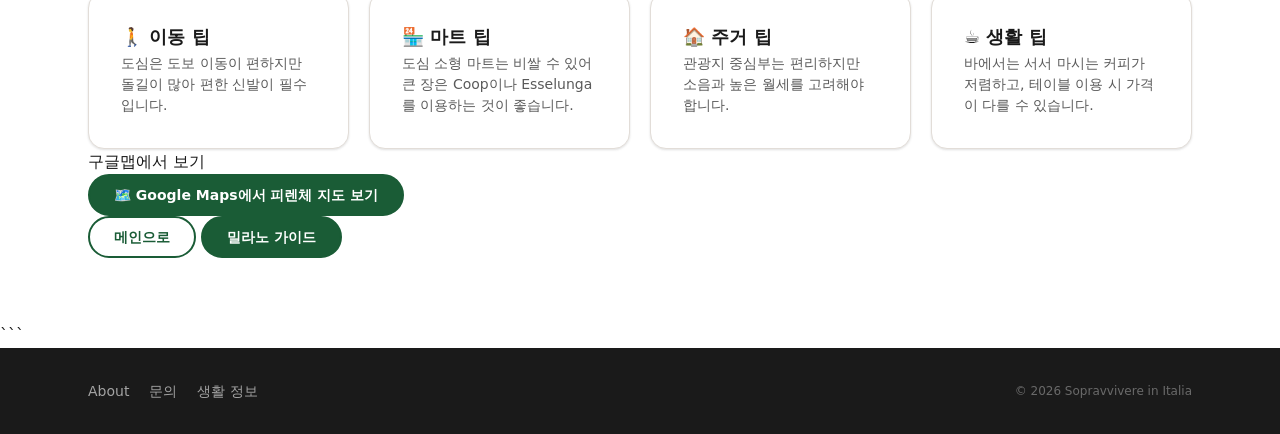
<file: pages/viewcity-florance.html>
<!doctype html>

<html lang="ko">
<head>
  <meta charset="utf-8" />
  <meta name="viewport" content="width=device-width, initial-scale=1" />
  <title>피렌체 생활 가이드 | Sopravvivere in Italia</title>
  <meta name="description" content="피렌체 생활 정보: 교통, 마트, 주거, 통신, 병원 정보 및 한국인 생활 팁" />

  <link rel="stylesheet" href="../css/reset.css" />
  <link rel="stylesheet" href="../css/style.css" />
  <link rel="stylesheet" href="../css/responsive.css" />
</head>

<body>
  <a class="skip-link" href="#main">본문 바로가기</a>

  <header class="site-header">
    <div class="container header-inner">
      <button class="icon-btn" type="button" aria-label="메뉴 열기" aria-expanded="false" aria-controls="site-nav" id="menuBtn">☰</button>

```
  <a class="brand" href="../index.html">
    <span class="brand-title">Sopravvivere</span>
    <span class="brand-sub">in Italia</span>
  </a>

  <div class="header-right">
    <span class="badge" aria-label="이탈리아">🇮🇹</span>
  </div>
</div>

<nav class="site-nav" id="site-nav" aria-label="주요 메뉴">
  <div class="container nav-inner">
    <a href="./settlement.html">정착</a>
    <a href="./life.html">생활</a>
    <a href="./italian.html">이탈리아어 표현</a>
    <a aria-current="page" href="./city.html">도시</a>
    <a href="../about.html">About</a>
  </div>
</nav>
```

  </header>

  <main id="main">
    <section class="page-hero">
      <div class="container">
        <p class="hero-kicker">도시별 정보</p>
        <h1 class="page-title">피렌체 생활 가이드</h1>
        <p class="page-desc">르네상스의 중심지, 피렌체에서의 생활 정보</p>
      </div>
    </section>

```
<section class="section">
  <div class="container prose">
    <h2>도시 소개</h2>
    <p>
      피렌체는 토스카나 주의 중심 도시로, 르네상스의 발상지이자
      이탈리아를 대표하는 문화·예술 도시입니다. 유학생과 어학연수생이 많고,
      주요 관광지와 생활권이 가까워 도보 생활이 편리한 편입니다.
    </p>

    <h2>생활 특징</h2>
    <ul>
      <li><strong>교통:</strong> 트램과 버스 중심, 도보 이동이 편리함</li>
      <li><strong>생활비:</strong> 밀라노보다 저렴하지만 관광지 주변은 비싼 편</li>
      <li><strong>날씨:</strong> 여름은 덥고 건조하며, 겨울은 비교적 온화함</li>
      <li><strong>언어:</strong> 토스카나 억양이 있으나 표준 이탈리아어 사용 가능</li>
      <li><strong>유학생:</strong> 어학원, 미술·패션 관련 유학생이 많은 편</li>
    </ul>

    <h2>교통</h2>
    <div class="card-grid">
      <article class="card">
        <div class="card-body">
          <h3 class="card-title">트램 (Tramvia)</h3>
          <p class="card-desc">T1, T2 노선이 있으며 중앙역과 공항 이동에 편리합니다.</p>
        </div>
      </article>

      <article class="card">
        <div class="card-body">
          <h3 class="card-title">버스 (Autobus)</h3>
          <p class="card-desc">도심과 외곽을 연결하는 주요 대중교통입니다. 노선 확인이 중요합니다.</p>
        </div>
      </article>

      <article class="card">
        <div class="card-body">
          <h3 class="card-title">도보 이동</h3>
          <p class="card-desc">두오모, 시뇨리아 광장, 산타 마리아 노벨라 역 등 주요 지역은 도보 이동이 가능합니다.</p>
        </div>
      </article>

      <article class="card">
        <div class="card-body">
          <h3 class="card-title">정기권</h3>
          <p class="card-desc">학생이나 장기 거주자는 정기권 이용이 편리합니다. 지역 교통사 요금을 확인하세요.</p>
        </div>
      </article>
    </div>

    <h2>마트</h2>
    <div class="card-grid">
      <article class="card">
        <div class="card-body">
          <h3 class="card-title">Coop</h3>
          <p class="card-desc">피렌체에서 자주 볼 수 있는 마트. 기본 식료품 구매에 편리합니다.</p>
        </div>
      </article>

      <article class="card">
        <div class="card-body">
          <h3 class="card-title">Esselunga</h3>
          <p class="card-desc">품목이 다양하고 온라인 장보기 서비스도 이용할 수 있습니다.</p>
        </div>
      </article>

      <article class="card">
        <div class="card-body">
          <h3 class="card-title">Conad</h3>
          <p class="card-desc">동네형 마트로 접근성이 좋고 기본 생필품 구매에 적합합니다.</p>
        </div>
      </article>

      <article class="card">
        <div class="card-body">
          <h3 class="card-title">Carrefour Express</h3>
          <p class="card-desc">도심에 많아 급하게 필요한 물건을 살 때 편리하지만 가격은 조금 높은 편입니다.</p>
        </div>
      </article>
    </div>

    <h2>주거</h2>
    <ul>
      <li><strong>지역:</strong> Centro Storico, Novoli, Campo di Marte, Rifredi 지역이 자주 선택됨</li>
      <li><strong>월세 범위:</strong> 방 €350~700, 스튜디오 €600~1000 정도</li>
      <li><strong>계약:</strong> 계약서 등록 여부와 보증금 반환 조건 확인 필수</li>
      <li><strong>주의:</strong> 관광지 중심부는 월세가 높고 소음이 있을 수 있음</li>
      <li><strong>집 찾기:</strong> Immobiliare.it, Idealista, Facebook 그룹 활용</li>
    </ul>

    <h2>통신</h2>
    <div class="card-grid">
      <article class="card">
        <div class="card-body">
          <h3 class="card-title">TIM</h3>
          <p class="card-desc">전국망이 안정적인 편이며 매장 방문 개통이 쉽습니다.</p>
        </div>
      </article>

      <article class="card">
        <div class="card-body">
          <h3 class="card-title">Vodafone</h3>
          <p class="card-desc">신호가 안정적인 편이고 다양한 요금제가 있습니다.</p>
        </div>
      </article>

      <article class="card">
        <div class="card-body">
          <h3 class="card-title">Iliad</h3>
          <p class="card-desc">저렴한 요금제로 인기가 많으며 키오스크 개통이 가능합니다.</p>
        </div>
      </article>

      <article class="card">
        <div class="card-body">
          <h3 class="card-title">WindTre</h3>
          <p class="card-desc">요금제가 다양하지만 거주 지역의 신호 상태를 확인하는 것이 좋습니다.</p>
        </div>
      </article>
    </div>

    <h2>병원 및 약국</h2>
    <ul>
      <li><strong>공공 의료:</strong> 장기 거주자는 SSN 등록 여부 확인 필요</li>
      <li><strong>주요 병원:</strong> Careggi Hospital이 대표적인 대형 병원</li>
      <li><strong>약국:</strong> Farmacia는 녹색 십자가 표시로 찾을 수 있음</li>
      <li><strong>응급실:</strong> Pronto Soccorso 이용, 긴급 전화는 112</li>
      <li><strong>주의:</strong> 사설 병원은 대기가 짧지만 비용이 높을 수 있음</li>
    </ul>

    <h2>주의사항</h2>
    <ul>
      <li>두오모, 중앙역, 관광지 주변에서 소매치기 주의</li>
      <li>관광지 식당은 가격이 높은 경우가 많아 메뉴판 확인 필수</li>
      <li>성수기에는 숙소 가격이 급등할 수 있음</li>
      <li>도심에는 차량 진입 제한 구역(ZTL)이 많음</li>
      <li>밤늦게 사람이 적은 골목은 피하는 것이 좋음</li>
    </ul>

    <h2>생활 팁</h2>
    <div class="card-grid">
      <article class="card">
        <div class="card-body">
          <h3 class="card-title">🚶 이동 팁</h3>
          <p class="card-desc">도심은 도보 이동이 편하지만 돌길이 많아 편한 신발이 필수입니다.</p>
        </div>
      </article>

      <article class="card">
        <div class="card-body">
          <h3 class="card-title">🏪 마트 팁</h3>
          <p class="card-desc">도심 소형 마트는 비쌀 수 있어 큰 장은 Coop이나 Esselunga를 이용하는 것이 좋습니다.</p>
        </div>
      </article>

      <article class="card">
        <div class="card-body">
          <h3 class="card-title">🏠 주거 팁</h3>
          <p class="card-desc">관광지 중심부는 편리하지만 소음과 높은 월세를 고려해야 합니다.</p>
        </div>
      </article>

      <article class="card">
        <div class="card-body">
          <h3 class="card-title">☕ 생활 팁</h3>
          <p class="card-desc">바에서는 서서 마시는 커피가 저렴하고, 테이블 이용 시 가격이 다를 수 있습니다.</p>
        </div>
      </article>
    </div>

    <h2>구글맵에서 보기</h2>
    <p>
      <a class="btn btn-primary" href="https://maps.google.com/maps?q=Firenze,+Italia" target="_blank" rel="noopener noreferrer">
        🗺️ Google Maps에서 피렌체 지도 보기
      </a>
    </p>

    <div class="back-actions">
      <a class="btn btn-secondary" href="../index.html">메인으로</a>
      <a class="btn btn-primary" href="./city-milano.html">밀라노 가이드</a>
    </div>
  </div>
</section>
```

  </main>

  <footer class="site-footer">
    <div class="container footer-inner">
      <nav class="footer-nav" aria-label="푸터 링크">
        <a href="../about.html">About</a>
        <a href="../about.html#contact">문의</a>
        <a href="./life.html">생활 정보</a>
      </nav>
      <p class="footer-copy">© 2026 Sopravvivere in Italia</p>
    </div>
  </footer>

  <script src="../js/main.js"></script>

</body>
</html>
</file>
<file: css/style.css>
/* ============================================================
   style.css — Sopravvivere in Italia
   모바일 우선(Mobile-First) 기본 스타일
   브레이크포인트는 responsive.css에서 처리
   ============================================================ */

/* ──────────────────────────────────────────────
   1. 디자인 토큰 (CSS 커스텀 프로퍼티)
   ────────────────────────────────────────────── */
:root {
  /* 컬러 */
  --color-green-dark:   #1a5c36;
  --color-green:        #2d6a4f;
  --color-green-light:  #52b788;
  --color-green-pale:   #d8f3dc;
  --color-red:          #c0523f;
  --color-red-pale:     #fbe8e5;

  --color-bg:           #ffffff;
  --color-bg-muted:     #f7f4f0;
  --color-bg-dark:      #1a1a1a;

  --color-text:         #1a1a1a;
  --color-text-muted:   #5a5a5a;
  --color-text-light:   #8a8a8a;
  --color-border:       #e2ddd8;

  /* 타이포 */
  --font-sans: 'Pretendard', 'Apple SD Gothic Neo', 'Noto Sans KR',
               system-ui, -apple-system, sans-serif;
  --font-serif: 'Georgia', 'Times New Roman', serif;

  /* 스케일 */
  --text-xs:   0.75rem;   /*  12px */
  --text-sm:   0.875rem;  /*  14px */
  --text-base: 1rem;      /*  16px */
  --text-lg:   1.125rem;  /*  18px */
  --text-xl:   1.25rem;   /*  20px */
  --text-2xl:  1.5rem;    /*  24px */
  --text-3xl:  1.875rem;  /*  30px */
  --text-4xl:  2.25rem;   /*  36px */

  /* 간격 */
  --space-1:  0.25rem;
  --space-2:  0.5rem;
  --space-3:  0.75rem;
  --space-4:  1rem;
  --space-5:  1.25rem;
  --space-6:  1.5rem;
  --space-8:  2rem;
  --space-10: 2.5rem;
  --space-12: 3rem;
  --space-16: 4rem;

  /* 반경 */
  --radius-sm:  6px;
  --radius-md:  10px;
  --radius-lg:  16px;
  --radius-full: 9999px;

  /* 그림자 */
  --shadow-sm:  0 1px 3px rgba(0,0,0,.08), 0 1px 2px rgba(0,0,0,.05);
  --shadow-md:  0 4px 12px rgba(0,0,0,.10), 0 2px 4px rgba(0,0,0,.06);
  --shadow-lg:  0 8px 24px rgba(0,0,0,.12), 0 4px 8px rgba(0,0,0,.07);

  /* 트랜지션 */
  --transition-fast:   150ms ease;
  --transition-base:   250ms ease;

  /* 레이아웃 */
  --container-max:  1200px;
  --container-px:   var(--space-4);
  --header-height:  56px;
}

/* ──────────────────────────────────────────────
   2. 글로벌 기본값
   ────────────────────────────────────────────── */
body {
  font-family: var(--font-sans);
  font-size: var(--text-base);
  color: var(--color-text);
  background-color: var(--color-bg);
}

/* ──────────────────────────────────────────────
   3. 레이아웃 유틸리티
   ────────────────────────────────────────────── */
.container {
  width: 100%;
  max-width: var(--container-max);
  margin-inline: auto;
  padding-inline: var(--container-px);
}

/* ──────────────────────────────────────────────
   4. 접근성
   ────────────────────────────────────────────── */
.skip-link {
  position: absolute;
  top: -100%;
  left: var(--space-4);
  z-index: 9999;
  padding: var(--space-2) var(--space-4);
  background: var(--color-green-dark);
  color: #fff;
  font-size: var(--text-sm);
  border-radius: var(--radius-sm);
  transition: top var(--transition-fast);
}
.skip-link:focus {
  top: var(--space-2);
}

/* ──────────────────────────────────────────────
   5. 헤더
   ────────────────────────────────────────────── */
.site-header {
  position: sticky;
  top: 0;
  z-index: 100;
  background: var(--color-bg);
  border-bottom: 1px solid var(--color-border);
  box-shadow: var(--shadow-sm);
}

.header-inner {
  display: flex;
  align-items: center;
  justify-content: space-between;
  height: var(--header-height);
  gap: var(--space-3);
}

/* 햄버거 버튼 */
.icon-btn {
  display: flex;
  align-items: center;
  justify-content: center;
  width: 40px;
  height: 40px;
  font-size: var(--text-xl);
  border-radius: var(--radius-sm);
  color: var(--color-text);
  transition: background var(--transition-fast);
  flex-shrink: 0;
}
.icon-btn:hover,
.icon-btn:focus-visible {
  background: var(--color-bg-muted);
}

/* 브랜드 로고 */
.brand {
  display: flex;
  flex-direction: column;
  line-height: 1.1;
  gap: 1px;
}
.brand-title {
  font-size: var(--text-lg);
  font-weight: 700;
  color: var(--color-green-dark);
  letter-spacing: -0.02em;
  font-family: var(--font-serif);
  font-style: italic;
}
.brand-sub {
  font-size: var(--text-xs);
  color: var(--color-text-muted);
  letter-spacing: 0.05em;
  text-transform: uppercase;
}

/* 헤더 우측 */
.header-right {
  display: flex;
  align-items: center;
  gap: var(--space-2);
}
.badge {
  font-size: 1.4rem;
  line-height: 1;
}

/* ──────────────────────────────────────────────
   6. 네비게이션
   ────────────────────────────────────────────── */
.site-nav {
  /* 모바일: 기본 숨김 */
  display: none;
  border-top: 1px solid var(--color-border);
  background: var(--color-bg);
}
.site-nav.is-open {
  display: block;
}

.nav-inner {
  display: flex;
  flex-direction: column;
  padding-block: var(--space-3);
}
.nav-inner a {
  padding: var(--space-3) var(--space-2);
  font-size: var(--text-sm);
  font-weight: 500;
  color: var(--color-text);
  border-radius: var(--radius-sm);
  transition: background var(--transition-fast), color var(--transition-fast);
}
.nav-inner a:hover,
.nav-inner a[aria-current="page"] {
  background: var(--color-green-pale);
  color: var(--color-green-dark);
}

/* ──────────────────────────────────────────────
   7. 버튼
   ────────────────────────────────────────────── */
.btn {
  display: inline-flex;
  align-items: center;
  justify-content: center;
  gap: var(--space-2);
  padding: var(--space-3) var(--space-6);
  font-size: var(--text-sm);
  font-weight: 600;
  line-height: 1;
  border-radius: var(--radius-full);
  border: 2px solid transparent;
  transition:
    background  var(--transition-base),
    color       var(--transition-base),
    border-color var(--transition-base),
    box-shadow  var(--transition-base),
    transform   var(--transition-fast);
  white-space: nowrap;
  cursor: pointer;
}
.btn:active {
  transform: scale(0.97);
}

/* Primary: 초록 채우기 */
.btn-primary {
  background: var(--color-green-dark);
  color: #fff;
  border-color: var(--color-green-dark);
}
.btn-primary:hover,
.btn-primary:focus-visible {
  background: var(--color-green);
  border-color: var(--color-green);
  box-shadow: 0 4px 14px rgba(45,106,79,.35);
}

/* Secondary: 테두리 스타일 */
.btn-secondary {
  background: transparent;
  color: var(--color-green-dark);
  border-color: var(--color-green-dark);
}
.btn-secondary:hover,
.btn-secondary:focus-visible {
  background: var(--color-green-pale);
  box-shadow: 0 4px 14px rgba(45,106,79,.15);
}

/* 텍스트 링크 */
.link {
  font-size: var(--text-sm);
  font-weight: 600;
  color: var(--color-green-dark);
  transition: color var(--transition-fast);
}
.link:hover {
  color: var(--color-green);
  text-decoration: underline;
  text-underline-offset: 3px;
}

/* ──────────────────────────────────────────────
   8. 히어로 섹션
   ────────────────────────────────────────────── */
.hero {
  background: linear-gradient(
    160deg,
    var(--color-green-dark) 0%,
    var(--color-green) 60%,
    var(--color-green-light) 100%
  );
  color: #fff;
  padding-block: var(--space-16) var(--space-12);
  position: relative;
  overflow: hidden;
}
.hero::before {
  /* 배경 장식 */
  content: '';
  position: absolute;
  inset: 0;
  background-image: radial-gradient(circle at 80% 20%, rgba(255,255,255,.06) 0%, transparent 60%);
  pointer-events: none;
}

.hero-inner {
  position: relative;
  z-index: 1;
}

.hero-kicker {
  font-size: var(--text-sm);
  font-weight: 500;
  letter-spacing: 0.06em;
  text-transform: uppercase;
  opacity: .8;
  margin-bottom: var(--space-3);
}
.hero-title {
  font-size: var(--text-3xl);
  font-weight: 800;
  line-height: 1.2;
  letter-spacing: -0.03em;
  margin-bottom: var(--space-4);
}
.hero-desc {
  font-size: var(--text-base);
  line-height: 1.75;
  opacity: .85;
  max-width: 52ch;
  margin-bottom: var(--space-8);
}

.hero-actions {
  display: flex;
  flex-wrap: wrap;
  gap: var(--space-3);
}
/* 히어로 안에서는 버튼 색 반전 */
.hero-actions .btn-primary {
  background: #fff;
  color: var(--color-green-dark);
  border-color: #fff;
}
.hero-actions .btn-primary:hover {
  background: var(--color-green-pale);
  border-color: var(--color-green-pale);
  box-shadow: 0 4px 14px rgba(0,0,0,.20);
}
.hero-actions .btn-secondary {
  color: #fff;
  border-color: rgba(255,255,255,.6);
}
.hero-actions .btn-secondary:hover {
  background: rgba(255,255,255,.15);
  border-color: #fff;
  box-shadow: none;
}

/* ──────────────────────────────────────────────
   9. 섹션 공통
   ────────────────────────────────────────────── */
.section {
  padding-block: var(--space-12);
}
.section-muted {
  background: var(--color-bg-muted);
}

.section-title {
  font-size: var(--text-2xl);
  font-weight: 700;
  letter-spacing: -0.02em;
  color: var(--color-text);
  margin-bottom: var(--space-6);
}

.section-head {
  display: flex;
  align-items: center;
  justify-content: space-between;
  margin-bottom: var(--space-6);
}
.section-head .section-title {
  margin-bottom: 0;
}

/* ──────────────────────────────────────────────
   10. 카드 그리드
   ────────────────────────────────────────────── */
.card-grid {
  display: grid;
  /* 모바일: 1열 */
  grid-template-columns: 1fr;
  gap: var(--space-4);
}

/* ──────────────────────────────────────────────
   11. 카드 컴포넌트
   ────────────────────────────────────────────── */
.card {
  display: flex;
  flex-direction: row;
  align-items: center;
  gap: var(--space-4);
  padding: var(--space-5);
  background: var(--color-bg);
  border: 1px solid var(--color-border);
  border-radius: var(--radius-lg);
  box-shadow: var(--shadow-sm);
  transition:
    box-shadow var(--transition-base),
    transform  var(--transition-base),
    border-color var(--transition-base);
  text-decoration: none;
  color: var(--color-text);
}
.card:hover,
.card:focus-visible {
  box-shadow: var(--shadow-md);
  transform: translateY(-2px);
  border-color: var(--color-green-light);
}
.card:active {
  transform: translateY(0);
}

.card-icon {
  font-size: 2rem;
  line-height: 1;
  flex-shrink: 0;
  width: 52px;
  height: 52px;
  display: flex;
  align-items: center;
  justify-content: center;
  background: var(--color-green-pale);
  border-radius: var(--radius-md);
}
.card-body {
  flex: 1;
  min-width: 0;
}
.card-title {
  font-size: var(--text-base);
  font-weight: 700;
  color: var(--color-text);
  margin-bottom: var(--space-1);
  line-height: 1.3;
}
.card-desc {
  font-size: var(--text-sm);
  color: var(--color-text-muted);
  line-height: 1.5;
  white-space: nowrap;
  overflow: hidden;
  text-overflow: ellipsis;
}

/* ──────────────────────────────────────────────
   12. 포스트 리스트
   ────────────────────────────────────────────── */
.post-list {
  display: flex;
  flex-direction: column;
  gap: var(--space-3);
}

.post {
  display: flex;
  align-items: center;
  gap: var(--space-4);
  padding: var(--space-4) var(--space-5);
  background: var(--color-bg);
  border: 1px solid var(--color-border);
  border-radius: var(--radius-md);
  box-shadow: var(--shadow-sm);
  text-decoration: none;
  color: var(--color-text);
  transition:
    box-shadow   var(--transition-base),
    border-color var(--transition-base),
    transform    var(--transition-base);
}
.post:hover,
.post:focus-visible {
  box-shadow: var(--shadow-md);
  border-color: var(--color-green-light);
  transform: translateX(3px);
}

.post-thumb {
  font-size: 1.5rem;
  line-height: 1;
  flex-shrink: 0;
  width: 44px;
  height: 44px;
  display: flex;
  align-items: center;
  justify-content: center;
  background: var(--color-green-pale);
  border-radius: var(--radius-sm);
}
.post-body {
  flex: 1;
  min-width: 0;
}
.post-title {
  font-size: var(--text-base);
  font-weight: 600;
  color: var(--color-text);
  margin-bottom: var(--space-1);
  white-space: nowrap;
  overflow: hidden;
  text-overflow: ellipsis;
}
.post-meta {
  font-size: var(--text-xs);
  color: var(--color-text-light);
}
.post-arrow {
  font-size: var(--text-xl);
  color: var(--color-text-light);
  flex-shrink: 0;
  transition: transform var(--transition-fast), color var(--transition-fast);
}
.post:hover .post-arrow {
  transform: translateX(3px);
  color: var(--color-green-dark);
}

/* ──────────────────────────────────────────────
   13. 푸터
   ────────────────────────────────────────────── */
.site-footer {
  background: var(--color-bg-dark);
  color: rgba(255,255,255,.7);
  padding-block: var(--space-8);
}

.footer-inner {
  display: flex;
  flex-direction: column;
  align-items: center;
  gap: var(--space-4);
  text-align: center;
}

.footer-nav {
  display: flex;
  flex-wrap: wrap;
  justify-content: center;
  gap: var(--space-2) var(--space-5);
}
.footer-nav a {
  font-size: var(--text-sm);
  color: rgba(255,255,255,.6);
  transition: color var(--transition-fast);
}
.footer-nav a:hover {
  color: #fff;
}
.footer-nav a[aria-disabled="true"] {
  cursor: default;
  opacity: .4;
  pointer-events: none;
}

.footer-copy {
  font-size: var(--text-xs);
  color: rgba(255,255,255,.35);
}

/* 카드 전체 클릭 가능 */
.card {
  display: block;
  text-decoration: none;
  color: inherit;
}

.card:hover {
  transform: translateY(-2px);
  transition: 0.2s ease;
}
</file>
<file: css/responsive.css>
/* ============================================================
   responsive.css — Sopravvivere in Italia
   모바일 우선 브레이크포인트 재정의
   ─────────────────────────────────────────────
   sm  : 480px  (큰 폰 / 소형 폰 가로)
   md  : 768px  (태블릿 세로 · 카드 2열)
   lg  : 1024px (태블릿 가로 · 카드 4열)
   xl  : 1200px (데스크톱)
   ============================================================ */

/* ──────────────────────────────────────────────
   sm : 480px 이상
   ────────────────────────────────────────────── */
@media (min-width: 480px) {
  :root {
    --container-px: 1.5rem;
  }

  /* 히어로 타이틀 살짝 키우기 */
  .hero-title {
    font-size: var(--text-4xl);
  }

  /* 카드: 가로 배치 유지, 아이콘 크기 여유 */
  .card-icon {
    width: 56px;
    height: 56px;
    font-size: 2.1rem;
  }
}

/* ──────────────────────────────────────────────
   md : 768px 이상 — 핵심 분기점
   ────────────────────────────────────────────── */
@media (min-width: 768px) {
  :root {
    --container-px: 2rem;
    --header-height: 64px;
  }

  /* ── 헤더 ── */
  /* 햄버거 버튼: 태블릿부터 숨김 */
  .icon-btn {
    display: none;
  }

  /* ── 네비게이션: 항상 표시, 가로 배치 ── */
  .site-nav {
    display: block !important; /* is-open 여부 무관하게 항상 노출 */
    border-top: none;
    background: transparent;
  }
  .nav-inner {
    flex-direction: row;
    align-items: center;
    gap: var(--space-1);
    padding-block: 0;
    height: var(--header-height);
  }
  .nav-inner a {
    padding: var(--space-2) var(--space-3);
    font-size: var(--text-sm);
    height: 100%;
    display: flex;
    align-items: center;
  }

  /* ── 브랜드 좌측 고정 ── */
  .header-inner {
    /* 로고 좌, 네비 중앙, 뱃지 우 구조 */
    justify-content: flex-start;
    gap: var(--space-8);
  }
  .site-nav {
    flex: 1;
  }
  .header-right {
    margin-left: auto;
  }

  /* ── 히어로 ── */
  .hero {
    padding-block: 5rem 4rem;
  }
  .hero-title {
    font-size: 3rem;
  }
  .hero-desc {
    font-size: var(--text-lg);
  }

  /* ── 카드 그리드: 2열 ── */
  .card-grid {
    grid-template-columns: repeat(2, 1fr);
    gap: var(--space-5);
  }

  /* 태블릿에서 카드: 세로 레이아웃으로 전환 */
  .card {
    flex-direction: column;
    align-items: flex-start;
    gap: var(--space-3);
    padding: var(--space-6);
  }
  .card-icon {
    width: 60px;
    height: 60px;
    font-size: 2.2rem;
  }
  .card-desc {
    white-space: normal;  /* 세로 카드에서 말줄임 해제 */
  }

  /* ── 포스트 리스트 ── */
  .post-title {
    white-space: normal;
  }

  /* ── 섹션 ── */
  .section {
    padding-block: var(--space-16);
  }
  .section-title {
    font-size: var(--text-3xl);
  }

  /* ── 푸터 ── */
  .footer-inner {
    flex-direction: row;
    justify-content: space-between;
    text-align: left;
  }
}

/* ──────────────────────────────────────────────
   lg : 1024px 이상 — 카드 4열
   ────────────────────────────────────────────── */
@media (min-width: 1024px) {
  :root {
    --container-px: 2.5rem;
  }

  /* ── 카드 그리드: 4열 ── */
  .card-grid {
    grid-template-columns: repeat(4, 1fr);
    gap: var(--space-5);
  }

  /* ── 히어로 ── */
  .hero {
    padding-block: 6rem 5rem;
  }
  .hero-title {
    font-size: 3.5rem;
  }

  /* ── 브랜드 타이틀 ── */
  .brand-title {
    font-size: var(--text-xl);
  }

  /* ── 포스트 리스트: 3열 그리드 ── */
  .post-list {
    display: grid;
    grid-template-columns: repeat(3, 1fr);
    gap: var(--space-4);
  }
  .post {
    flex-direction: column;
    align-items: flex-start;
    gap: var(--space-3);
    padding: var(--space-5);
  }
  .post:hover {
    transform: translateY(-2px);  /* 가로 슬라이드 → 위로 부상 */
  }
  .post-thumb {
    width: 48px;
    height: 48px;
  }
  .post-title {
    font-size: var(--text-base);
    white-space: normal;
  }
  .post-arrow {
    display: none; /* 그리드 카드에서는 화살표 숨김 */
  }
}

/* ──────────────────────────────────────────────
   xl : 1200px 이상 — 여백 확장
   ────────────────────────────────────────────── */
@media (min-width: 1200px) {
  :root {
    --container-px: 3rem;
  }

  .hero-title {
    font-size: 4rem;
  }
  .hero-desc {
    font-size: var(--text-xl);
  }

  .card {
    padding: var(--space-8);
  }
  .card-icon {
    width: 64px;
    height: 64px;
    font-size: 2.4rem;
  }
  .card-title {
    font-size: var(--text-lg);
  }
}

/* ──────────────────────────────────────────────
   접근성: 움직임 줄이기 설정
   ────────────────────────────────────────────── */
@media (prefers-reduced-motion: reduce) {
  *,
  *::before,
  *::after {
    animation-duration: 0.01ms !important;
    animation-iteration-count: 1 !important;
    transition-duration: 0.01ms !important;
  }
  html {
    scroll-behavior: auto;
  }
}

/* ──────────────────────────────────────────────
   다크모드 (OS 설정 감지)
   ────────────────────────────────────────────── */
@media (prefers-color-scheme: dark) {
  :root {
    --color-bg:          #121212;
    --color-bg-muted:    #1e1e1e;
    --color-text:        #f0ede8;
    --color-text-muted:  #a0a0a0;
    --color-text-light:  #6a6a6a;
    --color-border:      #2e2e2e;
    --color-green-pale:  rgba(82,183,136,.15);
    --shadow-sm:  0 1px 3px rgba(0,0,0,.4);
    --shadow-md:  0 4px 12px rgba(0,0,0,.5);
  }

  .site-header {
    background: var(--color-bg);
    border-bottom-color: var(--color-border);
  }
  .site-nav {
    background: var(--color-bg);
  }
  .card,
  .post {
    background: #1a1a1a;
    border-color: var(--color-border);
  }
  .hero-actions .btn-primary {
    background: #fff;
    color: var(--color-green-dark);
  }
}
</file>
